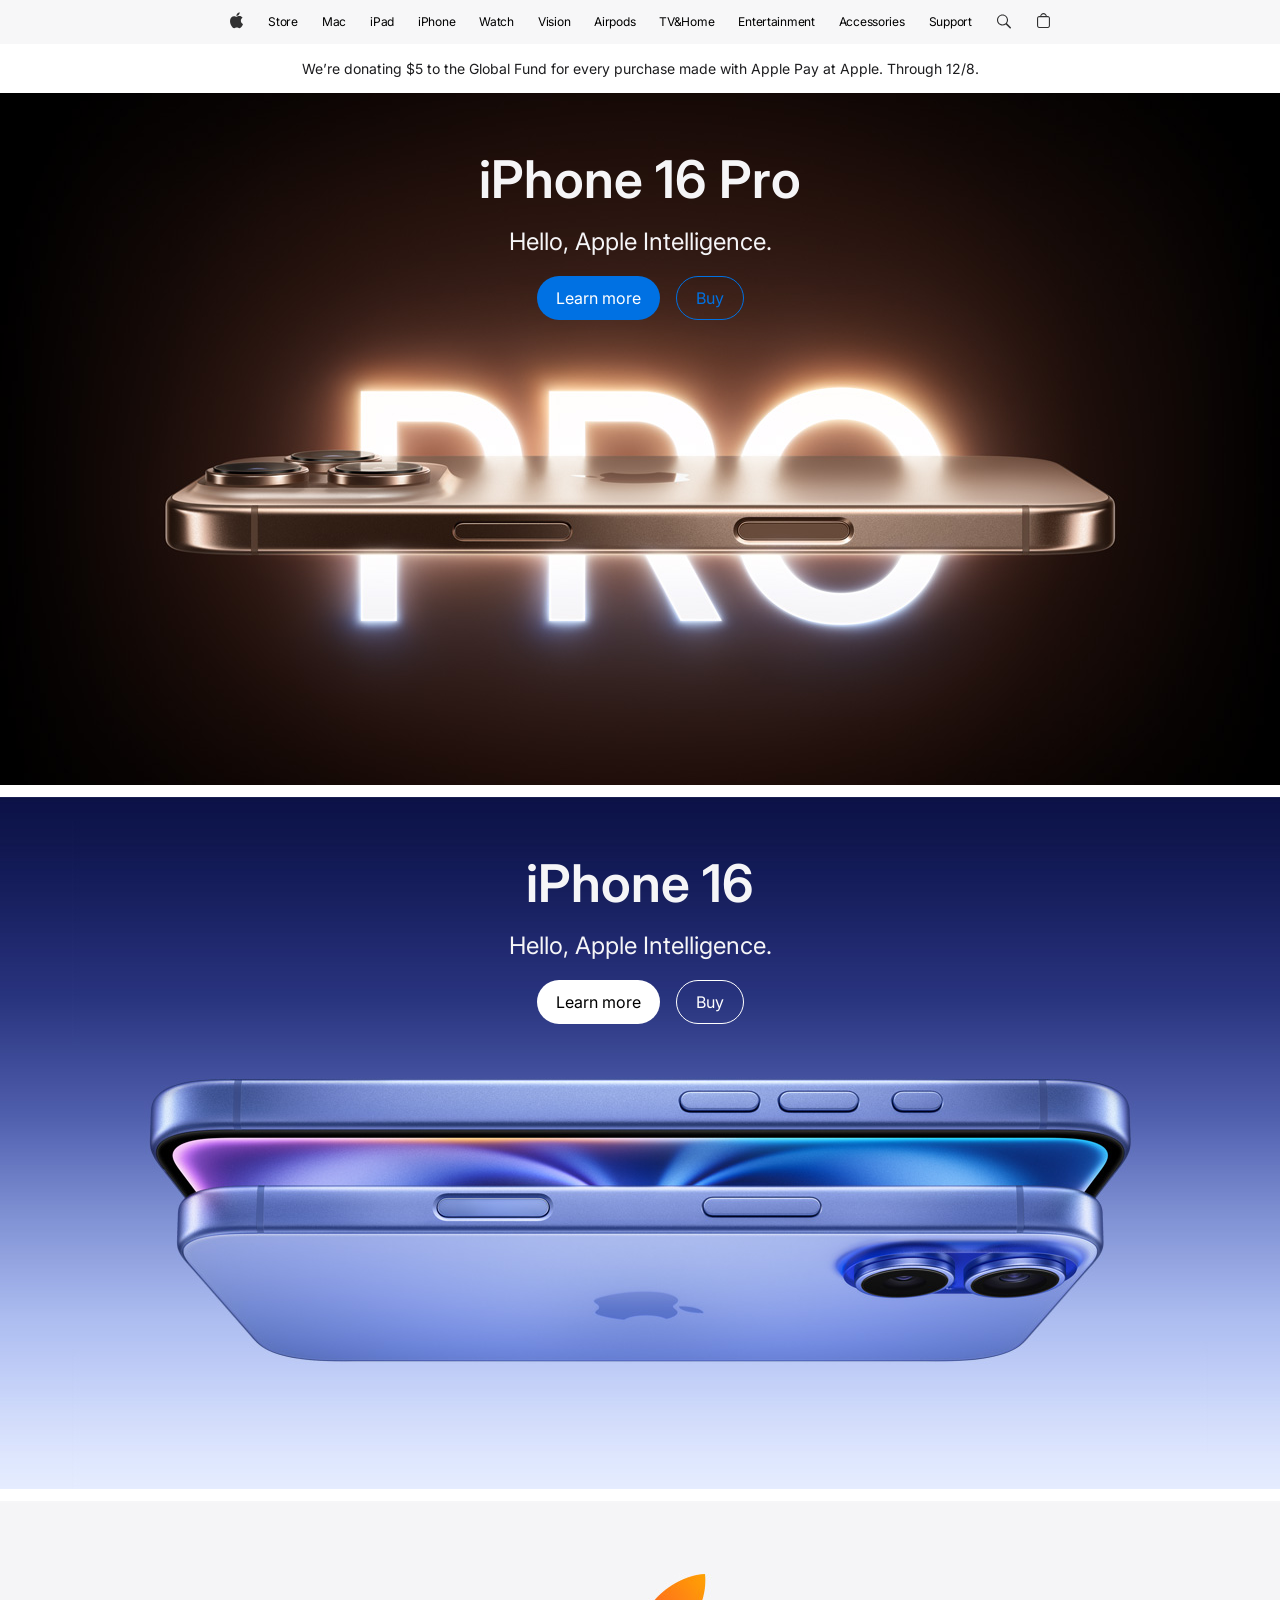
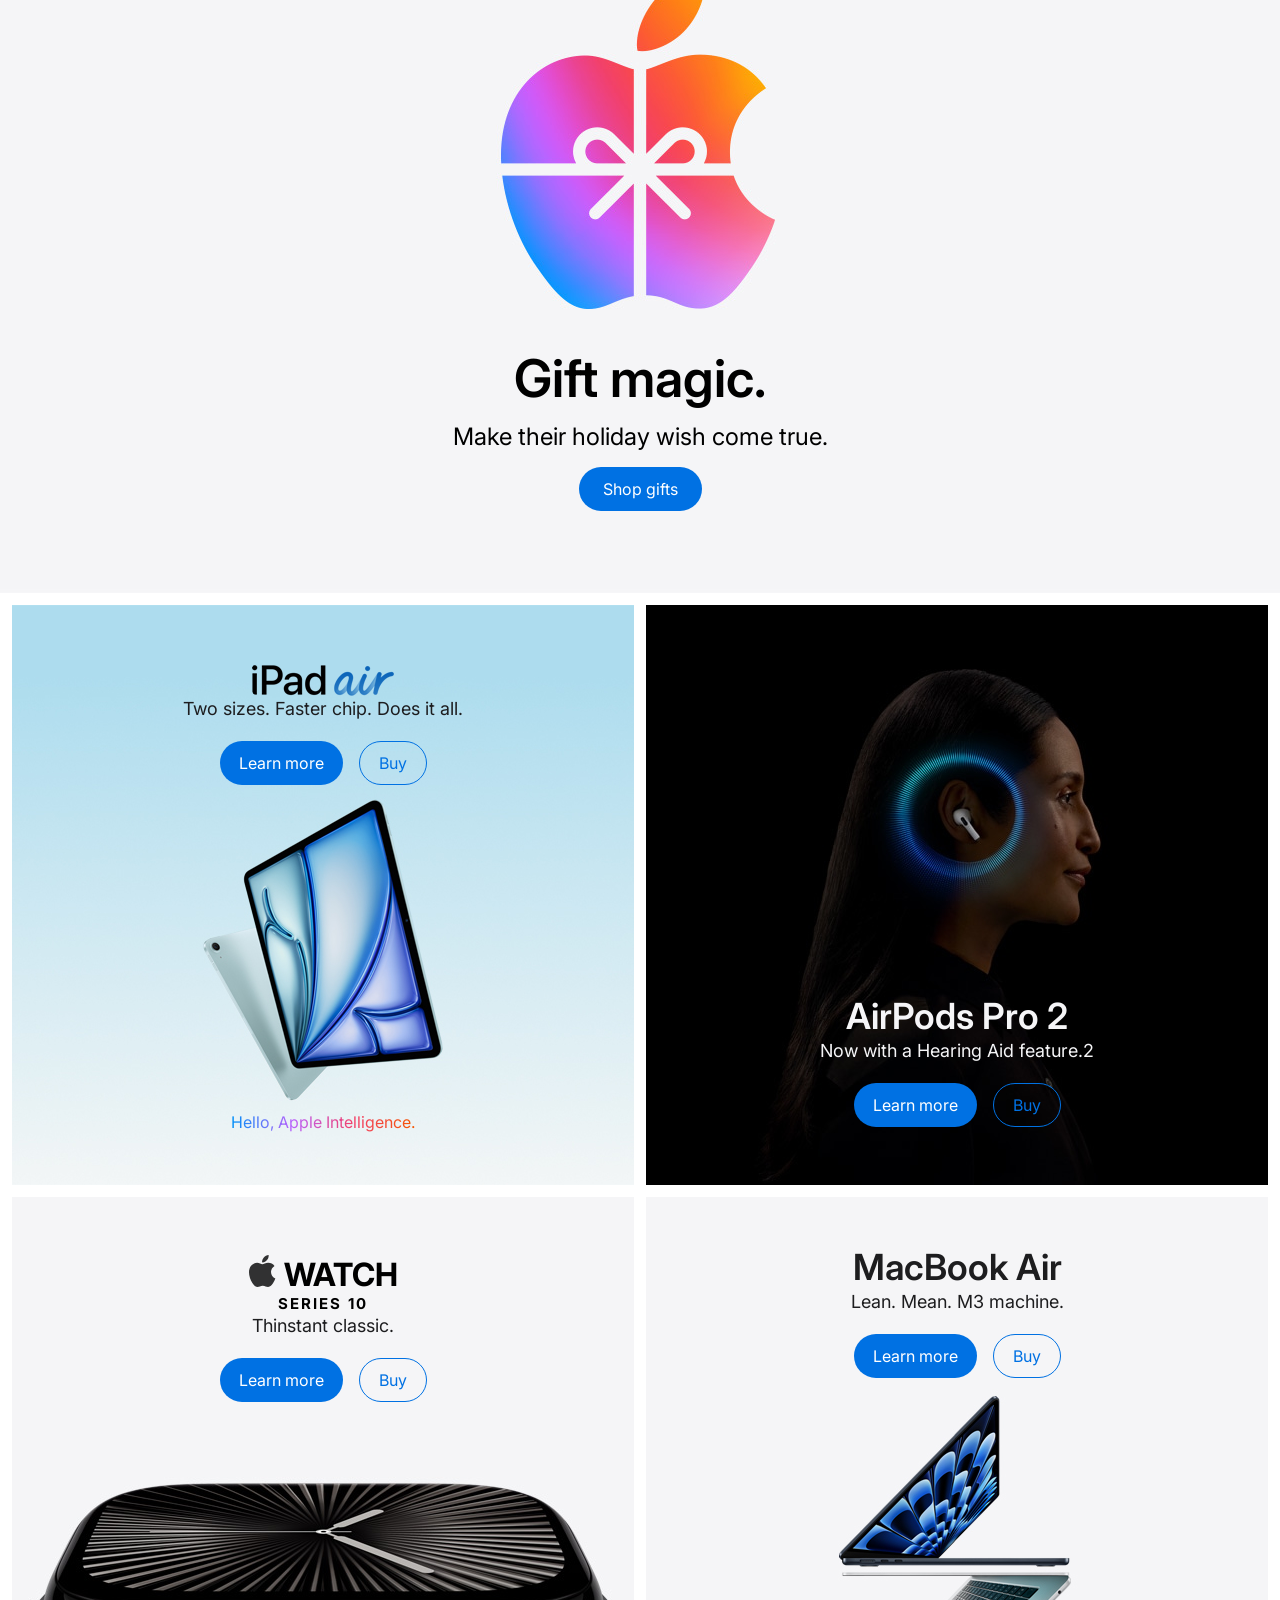
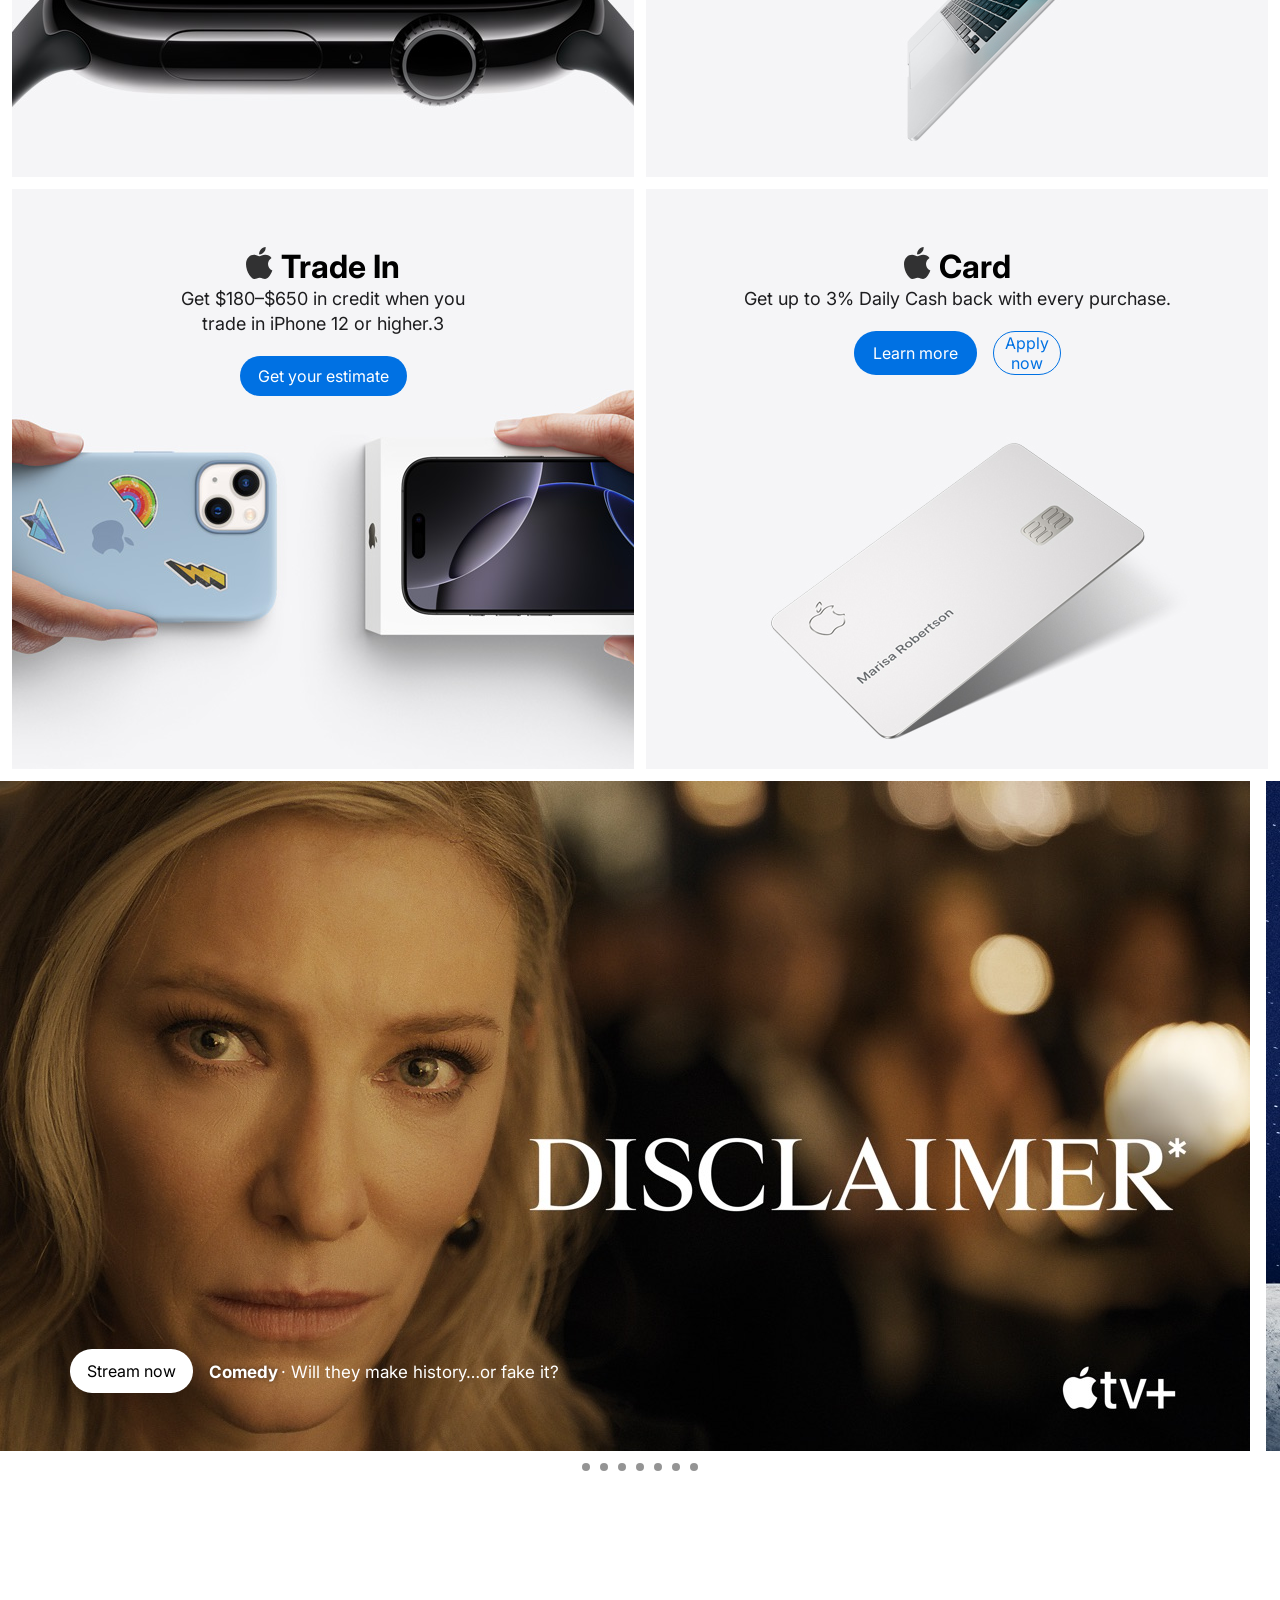
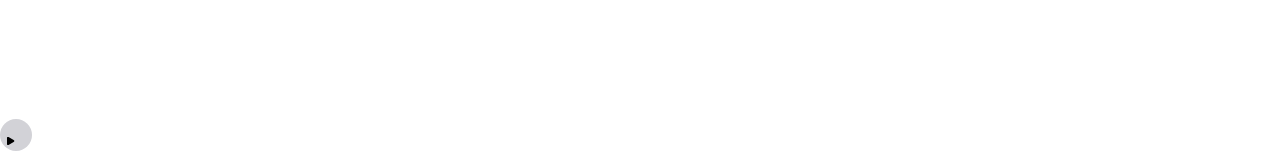
<file: index.html>
<!DOCTYPE html>
<html lang="en">
  <head>
    <meta charset="UTF-8" />
    <meta name="viewport" content="width=device-width, initial-scale=1.0" />
    <link rel="preconnect" href="https://fonts.googleapis.com" />
    <link rel="preconnect" href="https://fonts.gstatic.com" crossorigin />
    <link
      href="https://fonts.googleapis.com/css2?family=Inter:ital,opsz,wght@0,14..32,100..900;1,14..32,100..900&display=swap"
      rel="stylesheet"
    />
    <link rel="stylesheet" href="./style.css" />
    <link rel="stylesheet" href="./first.css" />
    <link rel="stylesheet" href="./second.css" />
    <link rel="stylesheet" href="./third.css" />
    <link rel="stylesheet" href="./fourth.css" />
    <link rel="stylesheet" href="./fifth.css" />
    <link rel="stylesheet" href="./sixth.css" />
    <link rel="stylesheet" href="./seventh.css" />
    <link rel="stylesheet" href="./eighth.css" />
    <title>Apple Web</title>
  </head>
  <body>
    <nav>
      <img src="./images/./apple.svg" alt="" />
      <a href="./index2.html">Store</a>
      <a href="">Mac</a>
      <a href="">iPad</a>
      <a href="">iPhone</a>
      <a href="">Watch</a>
      <a href="">Vision</a>
      <a href="">Airpods</a>
      <a href="">TV&Home</a>
      <a href="">Entertainment</a>
      <a href="">Accessories</a>
      <a href="">Support</a>
      <div>
        <img src="./images/search.svg" alt="" />
        <img src="./images/shop.svg" alt="" />
        <img class="menu" src="./images/SVG.svg" alt="" />
      </div>
    </nav>

    <header>
      <p>
        We’re donating $5 to the Global Fund for every
        <span class="phone_version">
          purchase made
          <span class="tablet_version"
            >with Apple Pay at Apple. Through
            <span class="phone_version"> 12/8. </span>
          </span>
        </span>
      </p>
    </header>
    <section class="first">
      <p class="iPhone">iPhone 16 Pro</p>
      <p class="text">Hello, Apple Intelligence.</p>
      <div class="buttons-container">
        <button class="primary-button">Learn more</button>
        <button class="secondary-button">Buy</button>
      </div>
    </section>
    <section class="second">
      <p class="iPhone">iPhone 16</p>
      <p class="text">Hello, Apple Intelligence.</p>
      <div class="buttons-container">
        <button class="primary-button neg">Learn more</button>
        <button class="secondary-button hoyr">Buy</button>
      </div>
    </section>
    <section class="third">
      <div class="descriptions">
        <div>
          <p class="gift">Gift magic.</p>
          <p class="wish">Make their holiday wish come true.</p>
          <button class="primary-button">Shop gifts</button>
        </div>
      </div>
      <div class="iPad-air1">
        <div class="ipad">
          <img src="./images/ipadair.png" alt="" />
          <p class="classic">Two sizes. Faster chip. Does it all.</p>
          <div class="buttons-container">
            <button class="primary-button">Learn more</button>
            <button class="secondary-button">Buy</button>
          </div>
        </div>
        <p>Hello, Apple Intelligence.</p>
      </div>
    </section>
    <section class="fourth">
      <div class="item iPad-air">
        <div class="ipad">
          <img src="./images/ipadair.png" alt="" />
          <p class="classic">Two sizes. Faster chip. Does it all.</p>
          <div class="buttons-container">
            <button class="primary-button">Learn more</button>
            <button class="secondary-button">Buy</button>
          </div>
        </div>
        <p>Hello, Apple Intelligence.</p>
      </div>
      <div class="tablet">
        <div class="item airpods4">
          <p class="airpod air">AirPods 4</p>
          <p class="classic black">
            Iconic. Now supersonic. Available with Active Noise Cancellation.2
          </p>
          <div class="buttons-container">
            <button class="primary-button">Learn more</button>
            <button class="secondary-button">Buy</button>
          </div>
        </div>
      </div>
      <div class="item airpods-pro2">
        <p class="airpod air">AirPods Pro 2</p>
        <p class="classic black">Now with a Hearing Aid feature.2</p>
        <div class="buttons-container">
          <button class="primary-button">Learn more</button>
          <button class="secondary-button">Buy</button>
        </div>
      </div>
      <div class="item apple-watch">
        <div class="applewatch">
          <svg
            xmlns="http://www.w3.org/2000/svg"
            width="27"
            height="32"
            viewBox="0 0 27 32"
            fill="none"
          >
            <path
              d="M25.5137 10.9076C24.4555 11.548 23.579 12.4433 22.9662 13.5098C22.3534 14.5762 22.0243 15.7789 22.0097 17.0053C22.0139 18.3855 22.4276 19.7343 23.1996 20.8844C23.9716 22.0346 25.068 22.9357 26.3529 23.476C25.8463 25.0917 25.0965 26.6228 24.1288 28.0179C22.7441 29.9883 21.2963 31.9584 19.0933 31.9584C16.8903 31.9584 16.3237 30.6933 13.7849 30.6933C11.3091 30.6933 10.4278 32 8.41356 32C6.3993 32 4.99369 30.1748 3.37802 27.935C1.24384 24.7972 0.0709201 21.1174 0 17.337C0 11.1151 4.09149 7.81756 8.1198 7.81756C10.26 7.81756 12.0435 9.20697 13.3863 9.20697C14.6662 9.20697 16.6595 7.73443 19.0933 7.73443C20.3446 7.70252 21.5847 7.97524 22.7043 8.5286C23.824 9.08195 24.7887 9.89895 25.5137 10.9076ZM17.9394 5.10059C19.0122 3.85308 19.6195 2.27946 19.6599 0.642594C19.6617 0.426807 19.6406 0.211429 19.5969 0C17.754 0.177946 16.0499 1.04617 14.834 2.4266C13.7508 3.6244 13.1206 5.156 13.0505 6.7611C13.0513 6.9563 13.0724 7.1509 13.1135 7.34184C13.2588 7.36899 13.4063 7.3829 13.5541 7.38341C14.4035 7.31661 15.2302 7.07979 15.984 6.68736C16.7379 6.29492 17.4031 5.75506 17.9394 5.10059Z"
              fill="black"
              fill-opacity="0.8"
            />
          </svg>
          <p>WATCH</p>
        </div>
        <p class="series">SERIES 10</p>
        <p class="classic">Thinstant classic.</p>
        <div class="buttons-container">
          <button class="primary-button">Learn more</button>
          <button class="secondary-button">Buy</button>
        </div>
      </div>
      <div class="item macbookair">
        <p class="air">MacBook Air</p>
        <p class="classic">Lean. Mean. M3 machine.</p>
        <div class="buttons-container">
          <button class="primary-button">Learn more</button>
          <button class="secondary-button">Buy</button>
        </div>
      </div>
      <div class="tablet">
        <div class="item small-business">
          <p class="air">Apple for Small Business</p>
          <p class="classic">
            Hardware, software, and expert help - all in one place.
          </p>
          <div class="buttons-container">
            <button class="primary-button">learn more</button>
          </div>
        </div>
      </div>
      <div class="tablet">
        <div class="item apple-deals">
          <p class="air deal-2">Carrier deals at Apple</p>
          <p class="classic">
            Get up to $1000 in credit on a new iPhone. Trade-in may be required.
          </p>
          <div class="buttons-container">
            <button class="primary-button gurav">Find your deal</button>
          </div>
        </div>
      </div>
      <div class="item trade-in">
        <div class="apple-tradein">
          <div class="applewatch">
            <svg
              xmlns="http://www.w3.org/2000/svg"
              width="27"
              height="32"
              viewBox="0 0 27 32"
              fill="none"
            >
              <path
                d="M25.5137 10.9076C24.4555 11.548 23.579 12.4433 22.9662 13.5098C22.3534 14.5762 22.0243 15.7789 22.0097 17.0053C22.0139 18.3855 22.4276 19.7343 23.1996 20.8844C23.9716 22.0346 25.068 22.9357 26.3529 23.476C25.8463 25.0917 25.0965 26.6228 24.1288 28.0179C22.7441 29.9883 21.2963 31.9584 19.0933 31.9584C16.8903 31.9584 16.3237 30.6933 13.7849 30.6933C11.3091 30.6933 10.4278 32 8.41356 32C6.3993 32 4.99369 30.1748 3.37802 27.935C1.24384 24.7972 0.0709201 21.1174 0 17.337C0 11.1151 4.09149 7.81756 8.1198 7.81756C10.26 7.81756 12.0435 9.20697 13.3863 9.20697C14.6662 9.20697 16.6595 7.73443 19.0933 7.73443C20.3446 7.70252 21.5847 7.97524 22.7043 8.5286C23.824 9.08195 24.7887 9.89895 25.5137 10.9076ZM17.9394 5.10059C19.0122 3.85308 19.6195 2.27946 19.6599 0.642594C19.6617 0.426807 19.6406 0.211429 19.5969 0C17.754 0.177946 16.0499 1.04617 14.834 2.4266C13.7508 3.6244 13.1206 5.156 13.0505 6.7611C13.0513 6.9563 13.0724 7.1509 13.1135 7.34184C13.2588 7.36899 13.4063 7.3829 13.5541 7.38341C14.4035 7.31661 15.2302 7.07979 15.984 6.68736C16.7379 6.29492 17.4031 5.75506 17.9394 5.10059Z"
                fill="black"
                fill-opacity="0.8"
              />
            </svg>
            <p>Trade In</p>
          </div>
          <p class="classic">
            Get $180–$650 in credit when you trade in iPhone 12 or higher.3
          </p>
          <div class="buttons-container">
            <button class="primary-button gurav">Get your estimate</button>
          </div>
        </div>
      </div>

      <div class="item card">
        <div class="applewatch">
          <svg
            xmlns="http://www.w3.org/2000/svg"
            width="27"
            height="32"
            viewBox="0 0 27 32"
            fill="none"
          >
            <path
              d="M25.5137 10.9076C24.4555 11.548 23.579 12.4433 22.9662 13.5098C22.3534 14.5762 22.0243 15.7789 22.0097 17.0053C22.0139 18.3855 22.4276 19.7343 23.1996 20.8844C23.9716 22.0346 25.068 22.9357 26.3529 23.476C25.8463 25.0917 25.0965 26.6228 24.1288 28.0179C22.7441 29.9883 21.2963 31.9584 19.0933 31.9584C16.8903 31.9584 16.3237 30.6933 13.7849 30.6933C11.3091 30.6933 10.4278 32 8.41356 32C6.3993 32 4.99369 30.1748 3.37802 27.935C1.24384 24.7972 0.0709201 21.1174 0 17.337C0 11.1151 4.09149 7.81756 8.1198 7.81756C10.26 7.81756 12.0435 9.20697 13.3863 9.20697C14.6662 9.20697 16.6595 7.73443 19.0933 7.73443C20.3446 7.70252 21.5847 7.97524 22.7043 8.5286C23.824 9.08195 24.7887 9.89895 25.5137 10.9076ZM17.9394 5.10059C19.0122 3.85308 19.6195 2.27946 19.6599 0.642594C19.6617 0.426807 19.6406 0.211429 19.5969 0C17.754 0.177946 16.0499 1.04617 14.834 2.4266C13.7508 3.6244 13.1206 5.156 13.0505 6.7611C13.0513 6.9563 13.0724 7.1509 13.1135 7.34184C13.2588 7.36899 13.4063 7.3829 13.5541 7.38341C14.4035 7.31661 15.2302 7.07979 15.984 6.68736C16.7379 6.29492 17.4031 5.75506 17.9394 5.10059Z"
              fill="black"
              fill-opacity="0.8"
            />
          </svg>
          <p>Card</p>
        </div>
        <p class="classic">Get up to 3% Daily Cash back with every purchase.</p>
        <div class="buttons-container">
          <button class="primary-button">Learn more</button>
          <button class="secondary-button">Apply now</button>
        </div>
      </div>
    </section>

    <section class="movies-container">
      <div class="movie dis" id="item1">
        <div class="buttons-container">
          <button class="primary-button neg">Stream now</button>
          <div class="movie-caption">
            <p class="primary-1">Comedy</p>
            <p class="secondary-1">· Will they make history…or fake it?</p>
          </div>
        </div>
      </div>
      <div class="movie fly" id="item2">
        <div class="buttons-container">
          <button class="primary-button neg">Stream now</button>
          <div class="movie-caption">
            <p class="primary-1">Comedy</p>
            <p class="secondary-1">· Will they make history…or fake it?</p>
          </div>
        </div>
      </div>
      <div class="movie shrink" id="item3">
        <div class="buttons-container">
          <button class="primary-button neg">Stream now</button>
          <div class="movie-caption">
            <p class="primary-1">Comedy</p>
            <p class="secondary-1">· Will they make history…or fake it?</p>
          </div>
        </div>
      </div>
      <div class="movie charlie" id="item4">
        <div class="buttons-container">
          <button class="primary-button neg">Stream now</button>
          <div class="movie-caption">
            <p class="primary-1">Comedy</p>
            <p class="secondary-1">· Will they make history…or fake it?</p>
          </div>
        </div>
      </div>
      <div class="movie bad" id="item5">
        <div class="buttons-container">
          <button class="primary-button neg">Stream now</button>
          <div class="movie-caption">
            <p class="primary-1">Comedy</p>
            <p class="secondary-1">· Will they make history…or fake it?</p>
          </div>
        </div>
      </div>
      <div class="movie foot" id="item6">
        <div class="buttons-container">
          <button class="primary-button neg">Stream now</button>
          <div class="movie-caption">
            <p class="primary-1">Comedy</p>
            <p class="secondary-1">· Will they make history…or fake it?</p>
          </div>
        </div>
      </div>
      <div class="movie last" id="item7">
        <div class="buttons-container">
          <button class="primary-button neg">Stream now</button>
          <div class="movie-caption">
            <p class="primary-1">Comedy</p>
            <p class="secondary-1">· Will they make history…or fake it?</p>
          </div>
        </div>
      </div>
    </section>
    <section class="sixth">
      <div class="bullets">
        <a class="bullet" href="#item1"></a>
        <a class="bullet" href="#item2"></a>
        <a class="bullet" href="#item3"></a>
        <a class="bullet" href="#item4"></a>
        <a class="bullet" href="#item5"></a>
        <a class="bullet" href="#item6"></a>
        <a class="bullet" href="#item7"></a>
      </div>
    </section>
    <section class="seventh">
      <div class="bottom">
        <div class="footer fitness1">
          <p>Improve Your Posture wicth Pilates</p>
          <svg
            xmlns="http://www.w3.org/2000/svg"
            width="78"
            height="14"
            viewBox="0 0 78 14"
            fill="none"
          >
            <path
              d="M13.6674 13.7509V1.06533H21.5885V2.76172H15.6364V6.77958H21.0867V8.44124H15.6364V13.7509H13.6674ZM22.9151 2.05851C22.9151 1.45253 23.4064 0.968096 24.0141 0.968096C24.6201 0.968096 25.1132 1.45253 25.1132 2.05851C25.1132 2.6558 24.6219 3.14892 24.0141 3.14892C23.4064 3.14892 22.9151 2.65754 22.9151 2.05851ZM23.0644 4.50325H24.9639V13.7509H23.0644V4.50325ZM29.6555 2.31375V4.50325H31.4126V6.00691H29.6555V11.1048C29.6555 11.9052 30.0062 12.2646 30.7806 12.2646C30.9733 12.2646 31.2824 12.2473 31.4039 12.2212V13.7249C31.1939 13.777 30.7719 13.8134 30.3483 13.8134C28.4765 13.8134 27.7455 13.1015 27.7455 11.3166V6.00691H26.3999V4.50325H27.7455V2.31375H29.6555ZM33.0066 4.50325H34.8176V6.05032H34.861C35.3628 4.99463 36.3473 4.34525 37.7711 4.34525C39.8112 4.34525 40.9798 5.64576 40.9798 7.76407V13.7509H39.0716V8.13391C39.0716 6.74485 38.4204 5.98087 37.1026 5.98087C35.7656 5.98087 34.9044 6.93064 34.9044 8.3631V13.7527H33.0048V4.50325H33.0066ZM50.5591 11.0336C50.2952 12.7213 48.696 13.9263 46.5777 13.9263C43.8621 13.9263 42.2178 12.0893 42.2178 9.1705C42.2178 6.2691 43.8881 4.33483 46.4996 4.33483C49.0658 4.33483 50.6667 6.14582 50.6667 8.94998V9.6011H44.1347V9.7157C44.1347 11.3235 45.1018 12.3879 46.6228 12.3879C47.7046 12.3879 48.505 11.8427 48.7585 11.0336H50.5591ZM44.1416 8.27455H48.7655C48.722 6.85945 47.8244 5.86627 46.4978 5.86627C45.1695 5.86627 44.2371 6.87681 44.1416 8.27455ZM55.5163 4.33657C57.6693 4.33657 59.0671 5.53289 59.1296 7.23797H57.3446C57.2387 6.34202 56.5807 5.77945 55.5163 5.77945C54.4884 5.77945 53.8025 6.28125 53.8025 7.01919C53.8025 7.59912 54.2245 7.995 55.2263 8.2242L56.73 8.56625C58.6208 9.00554 59.3414 9.74348 59.3414 11.0805C59.3414 12.7682 57.7683 13.928 55.5875 13.928C53.2747 13.928 51.8856 12.7942 51.7103 11.0353H53.5907C53.7661 12.0024 54.4259 12.4765 55.5857 12.4765C56.7282 12.4765 57.4315 12.0024 57.4315 11.2454C57.4315 10.6481 57.0894 10.2956 56.0771 10.0664L54.5735 9.7157C52.8146 9.31114 51.9447 8.46728 51.9447 7.12163C51.9481 5.47039 53.3893 4.33657 55.5163 4.33657ZM64.1041 4.33657C66.2572 4.33657 67.6549 5.53289 67.7175 7.23797H65.9325C65.8266 6.34202 65.1685 5.77945 64.1041 5.77945C63.0762 5.77945 62.3904 6.28125 62.3904 7.01919C62.3904 7.59912 62.8123 7.995 63.8142 8.2242L65.3178 8.56625C67.2087 9.00554 67.9293 9.74348 67.9293 11.0805C67.9293 12.7682 66.3562 13.928 64.1753 13.928C61.8626 13.928 60.4735 12.7942 60.2981 11.0353H62.1786C62.3539 12.0024 63.0137 12.4765 64.1736 12.4765C65.3161 12.4765 66.0193 12.0024 66.0193 11.2454C66.0193 10.6481 65.6773 10.2956 64.665 10.0664L63.1613 9.7157C61.4024 9.31114 60.5325 8.46728 60.5325 7.12163C60.5343 5.47039 61.9772 4.33657 64.1041 4.33657ZM74.3467 13.7631H72.6156V9.99525H69.0284V8.2815H72.6156V4.51541H74.3467V8.2815H77.9427V9.99525H74.3467V13.7631ZM7.63713 2.30507C8.11809 1.7234 8.44105 0.91427 8.3525 0.110352C7.66144 0.138133 6.82453 0.570478 6.32794 1.15215C5.88344 1.6661 5.49277 2.49085 5.59868 3.27914C6.36961 3.33818 7.1579 2.88674 7.63713 2.30507ZM8.33513 3.43194C7.20305 3.3486 6.24286 4.06396 5.70807 4.06396C5.1646 4.06396 4.32596 3.4493 3.4387 3.46667C2.27189 3.48403 1.1971 4.14557 0.594595 5.19084C-0.617359 7.29353 0.28553 10.4102 1.46623 12.117C2.04443 12.9505 2.73201 13.8916 3.63664 13.8568C4.50654 13.8221 4.83644 13.2943 5.88865 13.2943C6.94086 13.2943 7.23777 13.8568 8.15803 13.8412C9.09564 13.8238 9.68947 12.9904 10.2625 12.1518C10.9257 11.1846 11.1983 10.247 11.214 10.1967C11.1931 10.188 9.38735 9.49519 9.36998 7.41507C9.35435 5.67527 10.7903 4.8401 10.8545 4.79843C10.0385 3.59689 8.77963 3.46493 8.33513 3.43194Z"
              fill="black"
            />
          </svg>
        </div>
        <div class="footer music1">
          <img class="rnb-music1" src="./images/music.jpg" alt="" />
          <img
            class="la-music3"
            src="./images/3f358876755b6f08814f4be990e25386ca94c9f3.jpg"
            alt=""
          />
          <p class="rnb">R&B Now</p>
          <p class="la-music3">La Oficial</p>
          <svg
            xmlns="http://www.w3.org/2000/svg"
            width="59"
            height="14"
            viewBox="0 0 59 14"
            fill="none"
          >
            <path
              d="M24.7392 13.7617V4.40572H24.6783L20.8463 13.7617H19.3845L15.5403 4.40572H15.4794V13.7617H13.6817V1.04926H15.9632L20.0771 11.1795H20.1484L24.2537 1.04926H26.5438V13.7617H24.7392ZM36.4823 13.7617H34.6585V12.194H34.615C34.1034 13.3041 33.1619 13.9287 31.7436 13.9287C29.7267 13.9287 28.4929 12.6168 28.4929 10.4922V4.49272H30.3967V10.1216C30.3967 11.531 31.0667 12.2879 32.3788 12.2879C33.7536 12.2879 34.582 11.3361 34.582 9.89194V4.49272H36.4858L36.4823 13.7617ZM41.6978 4.32568C43.8557 4.32568 45.2566 5.52454 45.3192 7.23322H43.5303C43.4241 6.33538 42.7646 5.77162 41.6978 5.77162C40.6676 5.77162 39.9802 6.27448 39.9802 7.01398C39.9802 7.59514 40.4031 7.99186 41.4072 8.22154L42.9142 8.56432C44.8093 9.00454 45.5315 9.74404 45.5315 11.0838C45.5315 12.7751 43.9549 13.9374 41.7691 13.9374C39.4511 13.9374 38.059 12.8012 37.8832 11.0386H39.7696C39.9454 12.0078 40.6067 12.4828 41.7691 12.4828C42.9142 12.4828 43.619 12.0078 43.619 11.2491C43.619 10.6506 43.2762 10.2974 42.2616 10.0677L40.7546 9.7162C38.9917 9.31078 38.1199 8.46514 38.1199 7.11664C38.1199 5.4619 39.566 4.32568 41.6978 4.32568ZM46.8611 2.05324C46.8489 1.4425 47.3344 0.937898 47.9452 0.925718C48.5561 0.913538 49.0607 1.399 49.0729 2.00974C49.0851 2.62048 48.5996 3.12508 47.9888 3.13726C47.98 3.13726 47.9714 3.13726 47.9627 3.13726C47.3588 3.14074 46.8663 2.65702 46.8611 2.05324ZM47.0107 4.49272H48.9146V13.76H47.0107V4.49272ZM56.9475 7.68214C56.7543 6.69556 56.013 5.91082 54.7722 5.91082C53.3 5.91082 52.3324 7.13578 52.3324 9.12634C52.3324 11.1621 53.3104 12.3419 54.7913 12.3419C55.9625 12.3419 56.73 11.6981 56.9492 10.6245H58.7817C58.5781 12.5976 57.0014 13.9374 54.7722 13.9374C52.1201 13.9374 50.3938 12.1226 50.3938 9.12808C50.3938 6.18574 52.1201 4.32742 54.7548 4.32742C57.1424 4.32742 58.5955 5.86036 58.7643 7.68388L56.9475 7.68214ZM7.63787 2.28988C8.15298 1.67392 8.40879 0.882218 8.35136 0.0800781C7.5613 0.154898 6.83039 0.532478 6.31354 1.13452C5.87152 1.64434 5.48171 2.47606 5.58264 3.25906C6.36401 3.32692 7.14538 2.86756 7.63787 2.28988ZM8.34092 3.41044C7.20629 3.34258 6.24045 4.05424 5.69924 4.05424C5.15629 4.05424 4.32619 3.4435 3.42997 3.4609C2.24139 3.49048 1.15896 4.1482 0.584683 5.18872C-0.635224 7.29064 0.262739 10.4087 1.44958 12.1191C2.0256 12.9665 2.71995 13.8992 3.63358 13.8644C4.49848 13.8313 4.83608 13.3041 5.88719 13.3041C6.93655 13.3041 7.24109 13.8644 8.15646 13.847C9.10489 13.8296 9.69831 12.9996 10.2743 12.1522C10.6833 11.5519 11.0017 10.8959 11.2228 10.2034C11.2054 10.186 9.39377 9.49174 9.37636 7.40722C9.35896 5.662 10.7999 4.83202 10.866 4.77982C10.0533 3.58096 8.78294 3.44524 8.34092 3.41044Z"
              fill="black"
            />
          </svg>
        </div>
        <div class="footer basketball">
          <p>NBA 2K25 Arcade Edition</p>
          <svg
            xmlns="http://www.w3.org/2000/svg"
            width="68"
            height="15"
            viewBox="0 0 68 15"
            fill="none"
          >
            <path
              d="M20.71 11.291H15.8199L14.647 14.7596H12.5751L17.207 1.92843H19.358L23.9899 14.7596H21.8829L20.71 11.291ZM16.3273 9.69105H20.2025L18.2904 4.06227H18.2377L16.3273 9.69105ZM25.0821 5.40405H26.9134V6.99521H26.9573C27.2681 5.90106 28.1039 5.25301 29.2066 5.25301C29.4823 5.25301 29.7228 5.29691 29.865 5.32501V7.11288C29.714 7.05141 29.3769 7.00575 29.0029 7.00575C27.7668 7.00575 27.003 7.83294 27.003 9.15715V14.7596H25.0821V5.40405ZM36.8885 8.62325C36.6936 7.62746 35.9456 6.83539 34.6937 6.83539C33.2082 6.83539 32.2319 8.07179 32.2319 10.0809C32.2319 12.1358 33.2187 13.3265 34.713 13.3265C35.8947 13.3265 36.669 12.6767 36.8902 11.5931H38.7392C38.5337 13.5847 36.9429 14.937 34.6937 14.937C32.0177 14.937 30.2759 13.1052 30.2759 10.0827C30.2759 7.11288 32.0177 5.2372 34.6761 5.2372C37.0851 5.2372 38.5513 6.78446 38.7216 8.62501L36.8885 8.62325ZM39.726 12.1006C39.726 10.4638 40.9796 9.45923 43.2026 9.33453L45.7626 9.1835V8.46343C45.7626 7.42373 45.0603 6.80026 43.8874 6.80026C42.7759 6.80026 42.0823 7.33416 41.9138 8.17014H40.1C40.2071 6.48063 41.6469 5.23545 43.9576 5.23545C46.2244 5.23545 47.673 6.43496 47.673 8.3124V14.7596H45.8329V13.2211H45.789C45.2464 14.2608 44.0647 14.9194 42.8373 14.9194C41.006 14.9194 39.726 13.7814 39.726 12.1006ZM45.7626 11.2559V10.5182L43.4607 10.6605C42.3141 10.7413 41.6644 11.2471 41.6644 12.0479C41.6644 12.8664 42.3404 13.4003 43.3711 13.4003C44.7126 13.3985 45.7626 12.4747 45.7626 11.2559ZM49.0233 10.0827C49.0233 7.13044 50.5877 5.25476 52.9353 5.25476C54.2768 5.25476 55.3444 5.93092 55.8694 6.96184H55.9045V1.92843H57.8342V14.7596H55.9659V13.1684H55.9308C55.3795 14.2345 54.3137 14.9194 52.9529 14.9194C50.5877 14.9194 49.0233 13.0332 49.0233 10.0827ZM50.9881 10.0827C50.9881 12.0567 51.9397 13.2931 53.4603 13.2931C54.9352 13.2931 55.922 12.0392 55.922 10.0827C55.922 8.1438 54.9352 6.87227 53.4603 6.87227C51.9397 6.87227 50.9881 8.11745 50.9881 10.0827ZM67.653 12.0111C67.3861 13.7181 65.7689 14.937 63.6268 14.937C60.8806 14.937 59.2178 13.0789 59.2178 10.1266C59.2178 7.19191 60.9069 5.23545 63.5477 5.23545C66.1429 5.23545 67.7618 7.06721 67.7618 9.90356V10.5622H61.1563V10.6781C61.1563 12.3044 62.1343 13.3809 63.6724 13.3809C64.7663 13.3809 65.574 12.8295 65.8321 12.0111C65.8304 12.0111 67.653 12.0111 67.653 12.0111ZM61.1633 9.21862H65.8391C65.7952 7.78728 64.8875 6.7827 63.546 6.7827C62.2045 6.7827 61.2616 7.80484 61.1633 9.21862ZM7.72712 3.18063C8.20647 2.58 8.53306 1.77388 8.44703 0.950195C7.74468 0.98532 6.88782 1.41385 6.39091 2.01448C5.94492 2.52906 5.55161 3.36855 5.65345 4.15886C6.44183 4.22736 7.23021 3.76371 7.72712 3.18063ZM8.43825 4.31166C7.29342 4.24316 6.31892 4.96147 5.77285 4.96147C5.22502 4.96147 4.38747 4.34503 3.4832 4.36259C2.30502 4.38015 1.21112 5.04577 0.612367 6.10655C-0.618492 8.2281 0.287533 11.3753 1.48503 13.1017C2.06622 13.957 2.76681 14.8983 3.68864 14.8632C4.5613 14.8298 4.90194 14.2977 5.96248 14.2977C7.02127 14.2977 7.32854 14.8632 8.25213 14.8456C9.20907 14.8281 9.80782 13.9904 10.389 13.1351C11.0562 12.1603 11.3284 11.219 11.346 11.1681C11.3284 11.1505 9.50054 10.4498 9.48298 8.34576C9.46543 6.58425 10.9193 5.74651 10.986 5.69383C10.1643 4.48377 8.88248 4.34678 8.43825 4.31166Z"
              fill="black"
            />
          </svg>
        </div>
        <div class="footer fitness2">
          <p>Strength with Kim</p>
          <svg
            xmlns="http://www.w3.org/2000/svg"
            width="78"
            height="14"
            viewBox="0 0 78 14"
            fill="none"
          >
            <path
              d="M13.6674 13.7509V1.06533H21.5885V2.76172H15.6364V6.77958H21.0867V8.44124H15.6364V13.7509H13.6674ZM22.9151 2.05851C22.9151 1.45253 23.4064 0.968096 24.0141 0.968096C24.6201 0.968096 25.1132 1.45253 25.1132 2.05851C25.1132 2.6558 24.6219 3.14892 24.0141 3.14892C23.4064 3.14892 22.9151 2.65754 22.9151 2.05851ZM23.0644 4.50325H24.9639V13.7509H23.0644V4.50325ZM29.6555 2.31375V4.50325H31.4126V6.00691H29.6555V11.1048C29.6555 11.9052 30.0062 12.2646 30.7806 12.2646C30.9733 12.2646 31.2824 12.2473 31.4039 12.2212V13.7249C31.1939 13.777 30.7719 13.8134 30.3483 13.8134C28.4765 13.8134 27.7455 13.1015 27.7455 11.3166V6.00691H26.3999V4.50325H27.7455V2.31375H29.6555ZM33.0066 4.50325H34.8176V6.05032H34.861C35.3628 4.99463 36.3473 4.34525 37.7711 4.34525C39.8112 4.34525 40.9798 5.64576 40.9798 7.76407V13.7509H39.0716V8.13391C39.0716 6.74485 38.4204 5.98087 37.1026 5.98087C35.7656 5.98087 34.9044 6.93064 34.9044 8.3631V13.7527H33.0048V4.50325H33.0066ZM50.5591 11.0336C50.2952 12.7213 48.696 13.9263 46.5777 13.9263C43.8621 13.9263 42.2178 12.0893 42.2178 9.1705C42.2178 6.2691 43.8881 4.33483 46.4996 4.33483C49.0658 4.33483 50.6667 6.14582 50.6667 8.94998V9.6011H44.1347V9.7157C44.1347 11.3235 45.1018 12.3879 46.6228 12.3879C47.7046 12.3879 48.505 11.8427 48.7585 11.0336H50.5591ZM44.1416 8.27455H48.7655C48.722 6.85945 47.8244 5.86627 46.4978 5.86627C45.1695 5.86627 44.2371 6.87681 44.1416 8.27455ZM55.5163 4.33657C57.6693 4.33657 59.0671 5.53289 59.1296 7.23797H57.3446C57.2387 6.34202 56.5807 5.77945 55.5163 5.77945C54.4884 5.77945 53.8025 6.28125 53.8025 7.01919C53.8025 7.59912 54.2245 7.995 55.2263 8.2242L56.73 8.56625C58.6208 9.00554 59.3414 9.74348 59.3414 11.0805C59.3414 12.7682 57.7683 13.928 55.5875 13.928C53.2747 13.928 51.8856 12.7942 51.7103 11.0353H53.5907C53.7661 12.0024 54.4259 12.4765 55.5857 12.4765C56.7282 12.4765 57.4315 12.0024 57.4315 11.2454C57.4315 10.6481 57.0894 10.2956 56.0771 10.0664L54.5735 9.7157C52.8146 9.31114 51.9447 8.46728 51.9447 7.12163C51.9481 5.47039 53.3893 4.33657 55.5163 4.33657ZM64.1041 4.33657C66.2572 4.33657 67.6549 5.53289 67.7175 7.23797H65.9325C65.8266 6.34202 65.1685 5.77945 64.1041 5.77945C63.0762 5.77945 62.3904 6.28125 62.3904 7.01919C62.3904 7.59912 62.8123 7.995 63.8142 8.2242L65.3178 8.56625C67.2087 9.00554 67.9293 9.74348 67.9293 11.0805C67.9293 12.7682 66.3562 13.928 64.1753 13.928C61.8626 13.928 60.4735 12.7942 60.2981 11.0353H62.1786C62.3539 12.0024 63.0137 12.4765 64.1736 12.4765C65.3161 12.4765 66.0193 12.0024 66.0193 11.2454C66.0193 10.6481 65.6773 10.2956 64.665 10.0664L63.1613 9.7157C61.4024 9.31114 60.5325 8.46728 60.5325 7.12163C60.5343 5.47039 61.9772 4.33657 64.1041 4.33657ZM74.3467 13.7631H72.6156V9.99525H69.0284V8.2815H72.6156V4.51541H74.3467V8.2815H77.9427V9.99525H74.3467V13.7631ZM7.63713 2.30507C8.11809 1.7234 8.44105 0.91427 8.3525 0.110352C7.66144 0.138133 6.82453 0.570478 6.32794 1.15215C5.88344 1.6661 5.49277 2.49085 5.59868 3.27914C6.36961 3.33818 7.1579 2.88674 7.63713 2.30507ZM8.33513 3.43194C7.20305 3.3486 6.24286 4.06396 5.70807 4.06396C5.1646 4.06396 4.32596 3.4493 3.4387 3.46667C2.27189 3.48403 1.1971 4.14557 0.594595 5.19084C-0.617359 7.29353 0.28553 10.4102 1.46623 12.117C2.04443 12.9505 2.73201 13.8916 3.63664 13.8568C4.50654 13.8221 4.83644 13.2943 5.88865 13.2943C6.94086 13.2943 7.23777 13.8568 8.15803 13.8412C9.09564 13.8238 9.68947 12.9904 10.2625 12.1518C10.9257 11.1846 11.1983 10.247 11.214 10.1967C11.1931 10.188 9.38735 9.49519 9.36998 7.41507C9.35435 5.67527 10.7903 4.8401 10.8545 4.79843C10.0385 3.59689 8.77963 3.46493 8.33513 3.43194Z"
              fill="black"
            />
          </svg>
        </div>
        <div class="footer music2">
          <img src="./images/musicplus.jpg" alt="" />
          <svg
            xmlns="http://www.w3.org/2000/svg"
            width="59"
            height="14"
            viewBox="0 0 59 14"
            fill="none"
          >
            <path
              d="M24.7392 13.7617V4.40572H24.6783L20.8463 13.7617H19.3845L15.5403 4.40572H15.4794V13.7617H13.6817V1.04926H15.9632L20.0771 11.1795H20.1484L24.2537 1.04926H26.5438V13.7617H24.7392ZM36.4823 13.7617H34.6585V12.194H34.615C34.1034 13.3041 33.1619 13.9287 31.7436 13.9287C29.7267 13.9287 28.4929 12.6168 28.4929 10.4922V4.49272H30.3967V10.1216C30.3967 11.531 31.0667 12.2879 32.3788 12.2879C33.7536 12.2879 34.582 11.3361 34.582 9.89194V4.49272H36.4858L36.4823 13.7617ZM41.6978 4.32568C43.8557 4.32568 45.2566 5.52454 45.3192 7.23322H43.5303C43.4241 6.33538 42.7646 5.77162 41.6978 5.77162C40.6676 5.77162 39.9802 6.27448 39.9802 7.01398C39.9802 7.59514 40.4031 7.99186 41.4072 8.22154L42.9142 8.56432C44.8093 9.00454 45.5315 9.74404 45.5315 11.0838C45.5315 12.7751 43.9549 13.9374 41.7691 13.9374C39.4511 13.9374 38.059 12.8012 37.8832 11.0386H39.7696C39.9454 12.0078 40.6067 12.4828 41.7691 12.4828C42.9142 12.4828 43.619 12.0078 43.619 11.2491C43.619 10.6506 43.2762 10.2974 42.2616 10.0677L40.7546 9.7162C38.9917 9.31078 38.1199 8.46514 38.1199 7.11664C38.1199 5.4619 39.566 4.32568 41.6978 4.32568ZM46.8611 2.05324C46.8489 1.4425 47.3344 0.937898 47.9452 0.925718C48.5561 0.913538 49.0607 1.399 49.0729 2.00974C49.0851 2.62048 48.5996 3.12508 47.9888 3.13726C47.98 3.13726 47.9714 3.13726 47.9627 3.13726C47.3588 3.14074 46.8663 2.65702 46.8611 2.05324ZM47.0107 4.49272H48.9146V13.76H47.0107V4.49272ZM56.9475 7.68214C56.7543 6.69556 56.013 5.91082 54.7722 5.91082C53.3 5.91082 52.3324 7.13578 52.3324 9.12634C52.3324 11.1621 53.3104 12.3419 54.7913 12.3419C55.9625 12.3419 56.73 11.6981 56.9492 10.6245H58.7817C58.5781 12.5976 57.0014 13.9374 54.7722 13.9374C52.1201 13.9374 50.3938 12.1226 50.3938 9.12808C50.3938 6.18574 52.1201 4.32742 54.7548 4.32742C57.1424 4.32742 58.5955 5.86036 58.7643 7.68388L56.9475 7.68214ZM7.63787 2.28988C8.15298 1.67392 8.40879 0.882218 8.35136 0.0800781C7.5613 0.154898 6.83039 0.532478 6.31354 1.13452C5.87152 1.64434 5.48171 2.47606 5.58264 3.25906C6.36401 3.32692 7.14538 2.86756 7.63787 2.28988ZM8.34092 3.41044C7.20629 3.34258 6.24045 4.05424 5.69924 4.05424C5.15629 4.05424 4.32619 3.4435 3.42997 3.4609C2.24139 3.49048 1.15896 4.1482 0.584683 5.18872C-0.635224 7.29064 0.262739 10.4087 1.44958 12.1191C2.0256 12.9665 2.71995 13.8992 3.63358 13.8644C4.49848 13.8313 4.83608 13.3041 5.88719 13.3041C6.93655 13.3041 7.24109 13.8644 8.15646 13.847C9.10489 13.8296 9.69831 12.9996 10.2743 12.1522C10.6833 11.5519 11.0017 10.8959 11.2228 10.2034C11.2054 10.186 9.39377 9.49174 9.37636 7.40722C9.35896 5.662 10.7999 4.83202 10.866 4.77982C10.0533 3.58096 8.78294 3.44524 8.34092 3.41044Z"
              fill="black"
            />
          </svg>
        </div>
        <div class="footer fitness1">
          <p>Improve Your Posture wicth Pilates</p>
          <svg
            xmlns="http://www.w3.org/2000/svg"
            width="78"
            height="14"
            viewBox="0 0 78 14"
            fill="none"
          >
            <path
              d="M13.6674 13.7509V1.06533H21.5885V2.76172H15.6364V6.77958H21.0867V8.44124H15.6364V13.7509H13.6674ZM22.9151 2.05851C22.9151 1.45253 23.4064 0.968096 24.0141 0.968096C24.6201 0.968096 25.1132 1.45253 25.1132 2.05851C25.1132 2.6558 24.6219 3.14892 24.0141 3.14892C23.4064 3.14892 22.9151 2.65754 22.9151 2.05851ZM23.0644 4.50325H24.9639V13.7509H23.0644V4.50325ZM29.6555 2.31375V4.50325H31.4126V6.00691H29.6555V11.1048C29.6555 11.9052 30.0062 12.2646 30.7806 12.2646C30.9733 12.2646 31.2824 12.2473 31.4039 12.2212V13.7249C31.1939 13.777 30.7719 13.8134 30.3483 13.8134C28.4765 13.8134 27.7455 13.1015 27.7455 11.3166V6.00691H26.3999V4.50325H27.7455V2.31375H29.6555ZM33.0066 4.50325H34.8176V6.05032H34.861C35.3628 4.99463 36.3473 4.34525 37.7711 4.34525C39.8112 4.34525 40.9798 5.64576 40.9798 7.76407V13.7509H39.0716V8.13391C39.0716 6.74485 38.4204 5.98087 37.1026 5.98087C35.7656 5.98087 34.9044 6.93064 34.9044 8.3631V13.7527H33.0048V4.50325H33.0066ZM50.5591 11.0336C50.2952 12.7213 48.696 13.9263 46.5777 13.9263C43.8621 13.9263 42.2178 12.0893 42.2178 9.1705C42.2178 6.2691 43.8881 4.33483 46.4996 4.33483C49.0658 4.33483 50.6667 6.14582 50.6667 8.94998V9.6011H44.1347V9.7157C44.1347 11.3235 45.1018 12.3879 46.6228 12.3879C47.7046 12.3879 48.505 11.8427 48.7585 11.0336H50.5591ZM44.1416 8.27455H48.7655C48.722 6.85945 47.8244 5.86627 46.4978 5.86627C45.1695 5.86627 44.2371 6.87681 44.1416 8.27455ZM55.5163 4.33657C57.6693 4.33657 59.0671 5.53289 59.1296 7.23797H57.3446C57.2387 6.34202 56.5807 5.77945 55.5163 5.77945C54.4884 5.77945 53.8025 6.28125 53.8025 7.01919C53.8025 7.59912 54.2245 7.995 55.2263 8.2242L56.73 8.56625C58.6208 9.00554 59.3414 9.74348 59.3414 11.0805C59.3414 12.7682 57.7683 13.928 55.5875 13.928C53.2747 13.928 51.8856 12.7942 51.7103 11.0353H53.5907C53.7661 12.0024 54.4259 12.4765 55.5857 12.4765C56.7282 12.4765 57.4315 12.0024 57.4315 11.2454C57.4315 10.6481 57.0894 10.2956 56.0771 10.0664L54.5735 9.7157C52.8146 9.31114 51.9447 8.46728 51.9447 7.12163C51.9481 5.47039 53.3893 4.33657 55.5163 4.33657ZM64.1041 4.33657C66.2572 4.33657 67.6549 5.53289 67.7175 7.23797H65.9325C65.8266 6.34202 65.1685 5.77945 64.1041 5.77945C63.0762 5.77945 62.3904 6.28125 62.3904 7.01919C62.3904 7.59912 62.8123 7.995 63.8142 8.2242L65.3178 8.56625C67.2087 9.00554 67.9293 9.74348 67.9293 11.0805C67.9293 12.7682 66.3562 13.928 64.1753 13.928C61.8626 13.928 60.4735 12.7942 60.2981 11.0353H62.1786C62.3539 12.0024 63.0137 12.4765 64.1736 12.4765C65.3161 12.4765 66.0193 12.0024 66.0193 11.2454C66.0193 10.6481 65.6773 10.2956 64.665 10.0664L63.1613 9.7157C61.4024 9.31114 60.5325 8.46728 60.5325 7.12163C60.5343 5.47039 61.9772 4.33657 64.1041 4.33657ZM74.3467 13.7631H72.6156V9.99525H69.0284V8.2815H72.6156V4.51541H74.3467V8.2815H77.9427V9.99525H74.3467V13.7631ZM7.63713 2.30507C8.11809 1.7234 8.44105 0.91427 8.3525 0.110352C7.66144 0.138133 6.82453 0.570478 6.32794 1.15215C5.88344 1.6661 5.49277 2.49085 5.59868 3.27914C6.36961 3.33818 7.1579 2.88674 7.63713 2.30507ZM8.33513 3.43194C7.20305 3.3486 6.24286 4.06396 5.70807 4.06396C5.1646 4.06396 4.32596 3.4493 3.4387 3.46667C2.27189 3.48403 1.1971 4.14557 0.594595 5.19084C-0.617359 7.29353 0.28553 10.4102 1.46623 12.117C2.04443 12.9505 2.73201 13.8916 3.63664 13.8568C4.50654 13.8221 4.83644 13.2943 5.88865 13.2943C6.94086 13.2943 7.23777 13.8568 8.15803 13.8412C9.09564 13.8238 9.68947 12.9904 10.2625 12.1518C10.9257 11.1846 11.1983 10.247 11.214 10.1967C11.1931 10.188 9.38735 9.49519 9.36998 7.41507C9.35435 5.67527 10.7903 4.8401 10.8545 4.79843C10.0385 3.59689 8.77963 3.46493 8.33513 3.43194Z"
              fill="black"
            />
          </svg>
        </div>
        <div class="footer music1">
          <img class="rnb-music1" src="./images/music.jpg" alt="" />

          <p class="rnb">R&B Now</p>

          <svg
            xmlns="http://www.w3.org/2000/svg"
            width="59"
            height="14"
            viewBox="0 0 59 14"
            fill="none"
          >
            <path
              d="M24.7392 13.7617V4.40572H24.6783L20.8463 13.7617H19.3845L15.5403 4.40572H15.4794V13.7617H13.6817V1.04926H15.9632L20.0771 11.1795H20.1484L24.2537 1.04926H26.5438V13.7617H24.7392ZM36.4823 13.7617H34.6585V12.194H34.615C34.1034 13.3041 33.1619 13.9287 31.7436 13.9287C29.7267 13.9287 28.4929 12.6168 28.4929 10.4922V4.49272H30.3967V10.1216C30.3967 11.531 31.0667 12.2879 32.3788 12.2879C33.7536 12.2879 34.582 11.3361 34.582 9.89194V4.49272H36.4858L36.4823 13.7617ZM41.6978 4.32568C43.8557 4.32568 45.2566 5.52454 45.3192 7.23322H43.5303C43.4241 6.33538 42.7646 5.77162 41.6978 5.77162C40.6676 5.77162 39.9802 6.27448 39.9802 7.01398C39.9802 7.59514 40.4031 7.99186 41.4072 8.22154L42.9142 8.56432C44.8093 9.00454 45.5315 9.74404 45.5315 11.0838C45.5315 12.7751 43.9549 13.9374 41.7691 13.9374C39.4511 13.9374 38.059 12.8012 37.8832 11.0386H39.7696C39.9454 12.0078 40.6067 12.4828 41.7691 12.4828C42.9142 12.4828 43.619 12.0078 43.619 11.2491C43.619 10.6506 43.2762 10.2974 42.2616 10.0677L40.7546 9.7162C38.9917 9.31078 38.1199 8.46514 38.1199 7.11664C38.1199 5.4619 39.566 4.32568 41.6978 4.32568ZM46.8611 2.05324C46.8489 1.4425 47.3344 0.937898 47.9452 0.925718C48.5561 0.913538 49.0607 1.399 49.0729 2.00974C49.0851 2.62048 48.5996 3.12508 47.9888 3.13726C47.98 3.13726 47.9714 3.13726 47.9627 3.13726C47.3588 3.14074 46.8663 2.65702 46.8611 2.05324ZM47.0107 4.49272H48.9146V13.76H47.0107V4.49272ZM56.9475 7.68214C56.7543 6.69556 56.013 5.91082 54.7722 5.91082C53.3 5.91082 52.3324 7.13578 52.3324 9.12634C52.3324 11.1621 53.3104 12.3419 54.7913 12.3419C55.9625 12.3419 56.73 11.6981 56.9492 10.6245H58.7817C58.5781 12.5976 57.0014 13.9374 54.7722 13.9374C52.1201 13.9374 50.3938 12.1226 50.3938 9.12808C50.3938 6.18574 52.1201 4.32742 54.7548 4.32742C57.1424 4.32742 58.5955 5.86036 58.7643 7.68388L56.9475 7.68214ZM7.63787 2.28988C8.15298 1.67392 8.40879 0.882218 8.35136 0.0800781C7.5613 0.154898 6.83039 0.532478 6.31354 1.13452C5.87152 1.64434 5.48171 2.47606 5.58264 3.25906C6.36401 3.32692 7.14538 2.86756 7.63787 2.28988ZM8.34092 3.41044C7.20629 3.34258 6.24045 4.05424 5.69924 4.05424C5.15629 4.05424 4.32619 3.4435 3.42997 3.4609C2.24139 3.49048 1.15896 4.1482 0.584683 5.18872C-0.635224 7.29064 0.262739 10.4087 1.44958 12.1191C2.0256 12.9665 2.71995 13.8992 3.63358 13.8644C4.49848 13.8313 4.83608 13.3041 5.88719 13.3041C6.93655 13.3041 7.24109 13.8644 8.15646 13.847C9.10489 13.8296 9.69831 12.9996 10.2743 12.1522C10.6833 11.5519 11.0017 10.8959 11.2228 10.2034C11.2054 10.186 9.39377 9.49174 9.37636 7.40722C9.35896 5.662 10.7999 4.83202 10.866 4.77982C10.0533 3.58096 8.78294 3.44524 8.34092 3.41044Z"
              fill="black"
            />
          </svg>
        </div>
        <div class="footer basketball">
          <p>NBA 2K25 Arcade Edition</p>
          <svg
            xmlns="http://www.w3.org/2000/svg"
            width="68"
            height="15"
            viewBox="0 0 68 15"
            fill="none"
          >
            <path
              d="M20.71 11.291H15.8199L14.647 14.7596H12.5751L17.207 1.92843H19.358L23.9899 14.7596H21.8829L20.71 11.291ZM16.3273 9.69105H20.2025L18.2904 4.06227H18.2377L16.3273 9.69105ZM25.0821 5.40405H26.9134V6.99521H26.9573C27.2681 5.90106 28.1039 5.25301 29.2066 5.25301C29.4823 5.25301 29.7228 5.29691 29.865 5.32501V7.11288C29.714 7.05141 29.3769 7.00575 29.0029 7.00575C27.7668 7.00575 27.003 7.83294 27.003 9.15715V14.7596H25.0821V5.40405ZM36.8885 8.62325C36.6936 7.62746 35.9456 6.83539 34.6937 6.83539C33.2082 6.83539 32.2319 8.07179 32.2319 10.0809C32.2319 12.1358 33.2187 13.3265 34.713 13.3265C35.8947 13.3265 36.669 12.6767 36.8902 11.5931H38.7392C38.5337 13.5847 36.9429 14.937 34.6937 14.937C32.0177 14.937 30.2759 13.1052 30.2759 10.0827C30.2759 7.11288 32.0177 5.2372 34.6761 5.2372C37.0851 5.2372 38.5513 6.78446 38.7216 8.62501L36.8885 8.62325ZM39.726 12.1006C39.726 10.4638 40.9796 9.45923 43.2026 9.33453L45.7626 9.1835V8.46343C45.7626 7.42373 45.0603 6.80026 43.8874 6.80026C42.7759 6.80026 42.0823 7.33416 41.9138 8.17014H40.1C40.2071 6.48063 41.6469 5.23545 43.9576 5.23545C46.2244 5.23545 47.673 6.43496 47.673 8.3124V14.7596H45.8329V13.2211H45.789C45.2464 14.2608 44.0647 14.9194 42.8373 14.9194C41.006 14.9194 39.726 13.7814 39.726 12.1006ZM45.7626 11.2559V10.5182L43.4607 10.6605C42.3141 10.7413 41.6644 11.2471 41.6644 12.0479C41.6644 12.8664 42.3404 13.4003 43.3711 13.4003C44.7126 13.3985 45.7626 12.4747 45.7626 11.2559ZM49.0233 10.0827C49.0233 7.13044 50.5877 5.25476 52.9353 5.25476C54.2768 5.25476 55.3444 5.93092 55.8694 6.96184H55.9045V1.92843H57.8342V14.7596H55.9659V13.1684H55.9308C55.3795 14.2345 54.3137 14.9194 52.9529 14.9194C50.5877 14.9194 49.0233 13.0332 49.0233 10.0827ZM50.9881 10.0827C50.9881 12.0567 51.9397 13.2931 53.4603 13.2931C54.9352 13.2931 55.922 12.0392 55.922 10.0827C55.922 8.1438 54.9352 6.87227 53.4603 6.87227C51.9397 6.87227 50.9881 8.11745 50.9881 10.0827ZM67.653 12.0111C67.3861 13.7181 65.7689 14.937 63.6268 14.937C60.8806 14.937 59.2178 13.0789 59.2178 10.1266C59.2178 7.19191 60.9069 5.23545 63.5477 5.23545C66.1429 5.23545 67.7618 7.06721 67.7618 9.90356V10.5622H61.1563V10.6781C61.1563 12.3044 62.1343 13.3809 63.6724 13.3809C64.7663 13.3809 65.574 12.8295 65.8321 12.0111C65.8304 12.0111 67.653 12.0111 67.653 12.0111ZM61.1633 9.21862H65.8391C65.7952 7.78728 64.8875 6.7827 63.546 6.7827C62.2045 6.7827 61.2616 7.80484 61.1633 9.21862ZM7.72712 3.18063C8.20647 2.58 8.53306 1.77388 8.44703 0.950195C7.74468 0.98532 6.88782 1.41385 6.39091 2.01448C5.94492 2.52906 5.55161 3.36855 5.65345 4.15886C6.44183 4.22736 7.23021 3.76371 7.72712 3.18063ZM8.43825 4.31166C7.29342 4.24316 6.31892 4.96147 5.77285 4.96147C5.22502 4.96147 4.38747 4.34503 3.4832 4.36259C2.30502 4.38015 1.21112 5.04577 0.612367 6.10655C-0.618492 8.2281 0.287533 11.3753 1.48503 13.1017C2.06622 13.957 2.76681 14.8983 3.68864 14.8632C4.5613 14.8298 4.90194 14.2977 5.96248 14.2977C7.02127 14.2977 7.32854 14.8632 8.25213 14.8456C9.20907 14.8281 9.80782 13.9904 10.389 13.1351C11.0562 12.1603 11.3284 11.219 11.346 11.1681C11.3284 11.1505 9.50054 10.4498 9.48298 8.34576C9.46543 6.58425 10.9193 5.74651 10.986 5.69383C10.1643 4.48377 8.88248 4.34678 8.43825 4.31166Z"
              fill="black"
            />
          </svg>
        </div>
        <div class="footer fitness2">
          <p>Strength with Kim</p>
          <svg
            xmlns="http://www.w3.org/2000/svg"
            width="78"
            height="14"
            viewBox="0 0 78 14"
            fill="none"
          >
            <path
              d="M13.6674 13.7509V1.06533H21.5885V2.76172H15.6364V6.77958H21.0867V8.44124H15.6364V13.7509H13.6674ZM22.9151 2.05851C22.9151 1.45253 23.4064 0.968096 24.0141 0.968096C24.6201 0.968096 25.1132 1.45253 25.1132 2.05851C25.1132 2.6558 24.6219 3.14892 24.0141 3.14892C23.4064 3.14892 22.9151 2.65754 22.9151 2.05851ZM23.0644 4.50325H24.9639V13.7509H23.0644V4.50325ZM29.6555 2.31375V4.50325H31.4126V6.00691H29.6555V11.1048C29.6555 11.9052 30.0062 12.2646 30.7806 12.2646C30.9733 12.2646 31.2824 12.2473 31.4039 12.2212V13.7249C31.1939 13.777 30.7719 13.8134 30.3483 13.8134C28.4765 13.8134 27.7455 13.1015 27.7455 11.3166V6.00691H26.3999V4.50325H27.7455V2.31375H29.6555ZM33.0066 4.50325H34.8176V6.05032H34.861C35.3628 4.99463 36.3473 4.34525 37.7711 4.34525C39.8112 4.34525 40.9798 5.64576 40.9798 7.76407V13.7509H39.0716V8.13391C39.0716 6.74485 38.4204 5.98087 37.1026 5.98087C35.7656 5.98087 34.9044 6.93064 34.9044 8.3631V13.7527H33.0048V4.50325H33.0066ZM50.5591 11.0336C50.2952 12.7213 48.696 13.9263 46.5777 13.9263C43.8621 13.9263 42.2178 12.0893 42.2178 9.1705C42.2178 6.2691 43.8881 4.33483 46.4996 4.33483C49.0658 4.33483 50.6667 6.14582 50.6667 8.94998V9.6011H44.1347V9.7157C44.1347 11.3235 45.1018 12.3879 46.6228 12.3879C47.7046 12.3879 48.505 11.8427 48.7585 11.0336H50.5591ZM44.1416 8.27455H48.7655C48.722 6.85945 47.8244 5.86627 46.4978 5.86627C45.1695 5.86627 44.2371 6.87681 44.1416 8.27455ZM55.5163 4.33657C57.6693 4.33657 59.0671 5.53289 59.1296 7.23797H57.3446C57.2387 6.34202 56.5807 5.77945 55.5163 5.77945C54.4884 5.77945 53.8025 6.28125 53.8025 7.01919C53.8025 7.59912 54.2245 7.995 55.2263 8.2242L56.73 8.56625C58.6208 9.00554 59.3414 9.74348 59.3414 11.0805C59.3414 12.7682 57.7683 13.928 55.5875 13.928C53.2747 13.928 51.8856 12.7942 51.7103 11.0353H53.5907C53.7661 12.0024 54.4259 12.4765 55.5857 12.4765C56.7282 12.4765 57.4315 12.0024 57.4315 11.2454C57.4315 10.6481 57.0894 10.2956 56.0771 10.0664L54.5735 9.7157C52.8146 9.31114 51.9447 8.46728 51.9447 7.12163C51.9481 5.47039 53.3893 4.33657 55.5163 4.33657ZM64.1041 4.33657C66.2572 4.33657 67.6549 5.53289 67.7175 7.23797H65.9325C65.8266 6.34202 65.1685 5.77945 64.1041 5.77945C63.0762 5.77945 62.3904 6.28125 62.3904 7.01919C62.3904 7.59912 62.8123 7.995 63.8142 8.2242L65.3178 8.56625C67.2087 9.00554 67.9293 9.74348 67.9293 11.0805C67.9293 12.7682 66.3562 13.928 64.1753 13.928C61.8626 13.928 60.4735 12.7942 60.2981 11.0353H62.1786C62.3539 12.0024 63.0137 12.4765 64.1736 12.4765C65.3161 12.4765 66.0193 12.0024 66.0193 11.2454C66.0193 10.6481 65.6773 10.2956 64.665 10.0664L63.1613 9.7157C61.4024 9.31114 60.5325 8.46728 60.5325 7.12163C60.5343 5.47039 61.9772 4.33657 64.1041 4.33657ZM74.3467 13.7631H72.6156V9.99525H69.0284V8.2815H72.6156V4.51541H74.3467V8.2815H77.9427V9.99525H74.3467V13.7631ZM7.63713 2.30507C8.11809 1.7234 8.44105 0.91427 8.3525 0.110352C7.66144 0.138133 6.82453 0.570478 6.32794 1.15215C5.88344 1.6661 5.49277 2.49085 5.59868 3.27914C6.36961 3.33818 7.1579 2.88674 7.63713 2.30507ZM8.33513 3.43194C7.20305 3.3486 6.24286 4.06396 5.70807 4.06396C5.1646 4.06396 4.32596 3.4493 3.4387 3.46667C2.27189 3.48403 1.1971 4.14557 0.594595 5.19084C-0.617359 7.29353 0.28553 10.4102 1.46623 12.117C2.04443 12.9505 2.73201 13.8916 3.63664 13.8568C4.50654 13.8221 4.83644 13.2943 5.88865 13.2943C6.94086 13.2943 7.23777 13.8568 8.15803 13.8412C9.09564 13.8238 9.68947 12.9904 10.2625 12.1518C10.9257 11.1846 11.1983 10.247 11.214 10.1967C11.1931 10.188 9.38735 9.49519 9.36998 7.41507C9.35435 5.67527 10.7903 4.8401 10.8545 4.79843C10.0385 3.59689 8.77963 3.46493 8.33513 3.43194Z"
              fill="black"
            />
          </svg>
        </div>
        <div class="footer music2">
          <img src="./images/musicplus.jpg" alt="" />
          <svg
            xmlns="http://www.w3.org/2000/svg"
            width="59"
            height="14"
            viewBox="0 0 59 14"
            fill="none"
          >
            <path
              d="M24.7392 13.7617V4.40572H24.6783L20.8463 13.7617H19.3845L15.5403 4.40572H15.4794V13.7617H13.6817V1.04926H15.9632L20.0771 11.1795H20.1484L24.2537 1.04926H26.5438V13.7617H24.7392ZM36.4823 13.7617H34.6585V12.194H34.615C34.1034 13.3041 33.1619 13.9287 31.7436 13.9287C29.7267 13.9287 28.4929 12.6168 28.4929 10.4922V4.49272H30.3967V10.1216C30.3967 11.531 31.0667 12.2879 32.3788 12.2879C33.7536 12.2879 34.582 11.3361 34.582 9.89194V4.49272H36.4858L36.4823 13.7617ZM41.6978 4.32568C43.8557 4.32568 45.2566 5.52454 45.3192 7.23322H43.5303C43.4241 6.33538 42.7646 5.77162 41.6978 5.77162C40.6676 5.77162 39.9802 6.27448 39.9802 7.01398C39.9802 7.59514 40.4031 7.99186 41.4072 8.22154L42.9142 8.56432C44.8093 9.00454 45.5315 9.74404 45.5315 11.0838C45.5315 12.7751 43.9549 13.9374 41.7691 13.9374C39.4511 13.9374 38.059 12.8012 37.8832 11.0386H39.7696C39.9454 12.0078 40.6067 12.4828 41.7691 12.4828C42.9142 12.4828 43.619 12.0078 43.619 11.2491C43.619 10.6506 43.2762 10.2974 42.2616 10.0677L40.7546 9.7162C38.9917 9.31078 38.1199 8.46514 38.1199 7.11664C38.1199 5.4619 39.566 4.32568 41.6978 4.32568ZM46.8611 2.05324C46.8489 1.4425 47.3344 0.937898 47.9452 0.925718C48.5561 0.913538 49.0607 1.399 49.0729 2.00974C49.0851 2.62048 48.5996 3.12508 47.9888 3.13726C47.98 3.13726 47.9714 3.13726 47.9627 3.13726C47.3588 3.14074 46.8663 2.65702 46.8611 2.05324ZM47.0107 4.49272H48.9146V13.76H47.0107V4.49272ZM56.9475 7.68214C56.7543 6.69556 56.013 5.91082 54.7722 5.91082C53.3 5.91082 52.3324 7.13578 52.3324 9.12634C52.3324 11.1621 53.3104 12.3419 54.7913 12.3419C55.9625 12.3419 56.73 11.6981 56.9492 10.6245H58.7817C58.5781 12.5976 57.0014 13.9374 54.7722 13.9374C52.1201 13.9374 50.3938 12.1226 50.3938 9.12808C50.3938 6.18574 52.1201 4.32742 54.7548 4.32742C57.1424 4.32742 58.5955 5.86036 58.7643 7.68388L56.9475 7.68214ZM7.63787 2.28988C8.15298 1.67392 8.40879 0.882218 8.35136 0.0800781C7.5613 0.154898 6.83039 0.532478 6.31354 1.13452C5.87152 1.64434 5.48171 2.47606 5.58264 3.25906C6.36401 3.32692 7.14538 2.86756 7.63787 2.28988ZM8.34092 3.41044C7.20629 3.34258 6.24045 4.05424 5.69924 4.05424C5.15629 4.05424 4.32619 3.4435 3.42997 3.4609C2.24139 3.49048 1.15896 4.1482 0.584683 5.18872C-0.635224 7.29064 0.262739 10.4087 1.44958 12.1191C2.0256 12.9665 2.71995 13.8992 3.63358 13.8644C4.49848 13.8313 4.83608 13.3041 5.88719 13.3041C6.93655 13.3041 7.24109 13.8644 8.15646 13.847C9.10489 13.8296 9.69831 12.9996 10.2743 12.1522C10.6833 11.5519 11.0017 10.8959 11.2228 10.2034C11.2054 10.186 9.39377 9.49174 9.37636 7.40722C9.35896 5.662 10.7999 4.83202 10.866 4.77982C10.0533 3.58096 8.78294 3.44524 8.34092 3.41044Z"
              fill="black"
            />
          </svg>
        </div>
      </div>
      <div class="bottom-2">
        <div class="tablet-version">
          <div class="purple poster">
            <img
              class="la-music3"
              src="./images/3f358876755b6f08814f4be990e25386ca94c9f3.jpg"
              alt=""
            />
            <svg
              xmlns="http://www.w3.org/2000/svg"
              width="59"
              height="14"
              viewBox="0 0 59 14"
              fill="none"
            >
              <path
                d="M24.7392 13.7617V4.40572H24.6783L20.8463 13.7617H19.3845L15.5403 4.40572H15.4794V13.7617H13.6817V1.04926H15.9632L20.0771 11.1795H20.1484L24.2537 1.04926H26.5438V13.7617H24.7392ZM36.4823 13.7617H34.6585V12.194H34.615C34.1034 13.3041 33.1619 13.9287 31.7436 13.9287C29.7267 13.9287 28.4929 12.6168 28.4929 10.4922V4.49272H30.3967V10.1216C30.3967 11.531 31.0667 12.2879 32.3788 12.2879C33.7536 12.2879 34.582 11.3361 34.582 9.89194V4.49272H36.4858L36.4823 13.7617ZM41.6978 4.32568C43.8557 4.32568 45.2566 5.52454 45.3192 7.23322H43.5303C43.4241 6.33538 42.7646 5.77162 41.6978 5.77162C40.6676 5.77162 39.9802 6.27448 39.9802 7.01398C39.9802 7.59514 40.4031 7.99186 41.4072 8.22154L42.9142 8.56432C44.8093 9.00454 45.5315 9.74404 45.5315 11.0838C45.5315 12.7751 43.9549 13.9374 41.7691 13.9374C39.4511 13.9374 38.059 12.8012 37.8832 11.0386H39.7696C39.9454 12.0078 40.6067 12.4828 41.7691 12.4828C42.9142 12.4828 43.619 12.0078 43.619 11.2491C43.619 10.6506 43.2762 10.2974 42.2616 10.0677L40.7546 9.7162C38.9917 9.31078 38.1199 8.46514 38.1199 7.11664C38.1199 5.4619 39.566 4.32568 41.6978 4.32568ZM46.8611 2.05324C46.8489 1.4425 47.3344 0.937898 47.9452 0.925718C48.5561 0.913538 49.0607 1.399 49.0729 2.00974C49.0851 2.62048 48.5996 3.12508 47.9888 3.13726C47.98 3.13726 47.9714 3.13726 47.9627 3.13726C47.3588 3.14074 46.8663 2.65702 46.8611 2.05324ZM47.0107 4.49272H48.9146V13.76H47.0107V4.49272ZM56.9475 7.68214C56.7543 6.69556 56.013 5.91082 54.7722 5.91082C53.3 5.91082 52.3324 7.13578 52.3324 9.12634C52.3324 11.1621 53.3104 12.3419 54.7913 12.3419C55.9625 12.3419 56.73 11.6981 56.9492 10.6245H58.7817C58.5781 12.5976 57.0014 13.9374 54.7722 13.9374C52.1201 13.9374 50.3938 12.1226 50.3938 9.12808C50.3938 6.18574 52.1201 4.32742 54.7548 4.32742C57.1424 4.32742 58.5955 5.86036 58.7643 7.68388L56.9475 7.68214ZM7.63787 2.28988C8.15298 1.67392 8.40879 0.882218 8.35136 0.0800781C7.5613 0.154898 6.83039 0.532478 6.31354 1.13452C5.87152 1.64434 5.48171 2.47606 5.58264 3.25906C6.36401 3.32692 7.14538 2.86756 7.63787 2.28988ZM8.34092 3.41044C7.20629 3.34258 6.24045 4.05424 5.69924 4.05424C5.15629 4.05424 4.32619 3.4435 3.42997 3.4609C2.24139 3.49048 1.15896 4.1482 0.584683 5.18872C-0.635224 7.29064 0.262739 10.4087 1.44958 12.1191C2.0256 12.9665 2.71995 13.8992 3.63358 13.8644C4.49848 13.8313 4.83608 13.3041 5.88719 13.3041C6.93655 13.3041 7.24109 13.8644 8.15646 13.847C9.10489 13.8296 9.69831 12.9996 10.2743 12.1522C10.6833 11.5519 11.0017 10.8959 11.2228 10.2034C11.2054 10.186 9.39377 9.49174 9.37636 7.40722C9.35896 5.662 10.7999 4.83202 10.866 4.77982C10.0533 3.58096 8.78294 3.44524 8.34092 3.41044Z"
                fill="black"
              />
            </svg>
          </div>
          <p>La Oficial</p>
        </div>
        <div class="tablet-version">
          <div class="green poster">
            <svg
              xmlns="http://www.w3.org/2000/svg"
              width="61"
              height="11"
              viewBox="0 0 61 11"
              fill="none"
            >
              <path
                d="M10.695 10.8036V0.886232H16.8876V2.21244H12.2343V5.35352H16.4953V6.65257H12.2343V10.8036H10.695ZM17.9247 1.66268C17.9247 1.18894 18.3088 0.810216 18.7839 0.810216C19.2577 0.810216 19.6432 1.18894 19.6432 1.66268C19.6432 2.12963 19.259 2.51514 18.7839 2.51514C18.3088 2.51514 17.9247 2.13099 17.9247 1.66268ZM18.0414 3.57393H19.5264V10.8036H18.0414V3.57393ZM23.1942 1.86222V3.57393H24.5679V4.74946H23.1942V8.73486C23.1942 9.36064 23.4684 9.64162 24.0738 9.64162C24.2245 9.64162 24.4661 9.62805 24.5611 9.60769V10.7832C24.3969 10.8239 24.067 10.8524 23.7358 10.8524C22.2725 10.8524 21.701 10.2959 21.701 8.90047V4.74946H20.649V3.57393H21.701V1.86222H23.1942ZM25.814 3.57393H27.2298V4.7834H27.2637C27.656 3.95808 28.4257 3.45041 29.5388 3.45041C31.1338 3.45041 32.0473 4.46712 32.0473 6.12318V10.8036H30.5555V6.41231C30.5555 5.32637 30.0465 4.7291 29.0162 4.7291C27.971 4.7291 27.2977 5.47161 27.2977 6.59149V10.8049H25.8127V3.57393H25.814ZM39.5362 8.67921C39.3299 9.99863 38.0797 10.9407 36.4237 10.9407C34.3006 10.9407 33.0152 9.50452 33.0152 7.22269C33.0152 4.95443 34.321 3.44226 36.3626 3.44226C38.3688 3.44226 39.6204 4.85806 39.6204 7.0503V7.55933H34.5138V7.64892C34.5138 8.9059 35.2698 9.738 36.4589 9.738C37.3046 9.738 37.9304 9.31177 38.1286 8.67921H39.5362ZM34.5192 6.52226H38.134C38.1001 5.41596 37.3983 4.63951 36.3612 4.63951C35.3228 4.63951 34.5938 5.42953 34.5192 6.52226ZM43.4117 3.44362C45.0949 3.44362 46.1876 4.37889 46.2365 5.71188H44.841C44.7582 5.01145 44.2438 4.57164 43.4117 4.57164C42.6081 4.57164 42.0719 4.96394 42.0719 5.54084C42.0719 5.99422 42.4018 6.30372 43.185 6.4829L44.3605 6.75031C45.8387 7.09374 46.4021 7.67064 46.4021 8.71586C46.4021 10.0353 45.1723 10.942 43.4673 10.942C41.6592 10.942 40.5733 10.0556 40.4362 8.68057H41.9063C42.0434 9.43665 42.5592 9.80723 43.466 9.80723C44.3592 9.80723 44.9089 9.43665 44.9089 8.84481C44.9089 8.37786 44.6415 8.1023 43.8501 7.92312L42.6746 7.64892C41.2995 7.33264 40.6194 6.67294 40.6194 5.62093C40.6222 4.33002 41.7488 3.44362 43.4117 3.44362ZM50.1255 3.44362C51.8087 3.44362 52.9014 4.37889 52.9503 5.71188H51.5549C51.4721 5.01145 50.9576 4.57164 50.1255 4.57164C49.3219 4.57164 48.7857 4.96394 48.7857 5.54084C48.7857 5.99422 49.1156 6.30372 49.8988 6.4829L51.0743 6.75031C52.5526 7.09374 53.1159 7.67064 53.1159 8.71586C53.1159 10.0353 51.8861 10.942 50.1812 10.942C48.3731 10.942 47.2871 10.0556 47.15 8.68057H48.6201C48.7572 9.43665 49.273 9.80723 50.1798 9.80723C51.073 9.80723 51.6227 9.43665 51.6227 8.84481C51.6227 8.37786 51.3553 8.1023 50.5639 7.92312L49.3884 7.64892C48.0133 7.33264 47.3333 6.67294 47.3333 5.62093C47.3346 4.33002 48.4627 3.44362 50.1255 3.44362ZM58.1329 10.8131H56.7796V7.86747H53.9752V6.52769H56.7796V3.58344H58.1329V6.52769H60.9442V7.86747H58.1329V10.8131ZM5.98068 1.85543C6.35669 1.4007 6.60917 0.768136 6.53994 0.139648C5.99968 0.161367 5.34541 0.499366 4.95718 0.954103C4.60968 1.3559 4.30426 2.00068 4.38706 2.61695C4.98976 2.6631 5.60603 2.31017 5.98068 1.85543ZM6.52636 2.7364C5.64132 2.67125 4.89067 3.23051 4.47258 3.23051C4.04771 3.23051 3.39207 2.74998 2.69843 2.76355C1.78624 2.77713 0.945991 3.2943 0.474965 4.11147C-0.472518 5.75532 0.233343 8.19189 1.15639 9.52624C1.60841 10.1778 2.14595 10.9135 2.85317 10.8864C3.53324 10.8592 3.79115 10.4466 4.61375 10.4466C5.43635 10.4466 5.66847 10.8864 6.38791 10.8742C7.12092 10.8606 7.58516 10.209 8.03311 9.55339C8.55164 8.79731 8.76476 8.0643 8.77698 8.02493C8.76069 8.01814 7.34896 7.47653 7.33539 5.85034C7.32317 4.4902 8.44576 3.83727 8.49599 3.8047C7.858 2.86536 6.87387 2.76219 6.52636 2.7364Z"
                fill="black"
              />
            </svg>
          </div>
          <p>Travel-Friendly Workouts</p>
        </div>
        <div class="tablet-version">
          <div class="black poster"></div>
          <p>NBA 2K25 Arcade Edition</p>
        </div>
      </div>
    </section>
    <section class="eighth">
      <img width="12" height="12" src="./images/image.svg" alt="" />
    </section>
  </body>
</html>
</file>
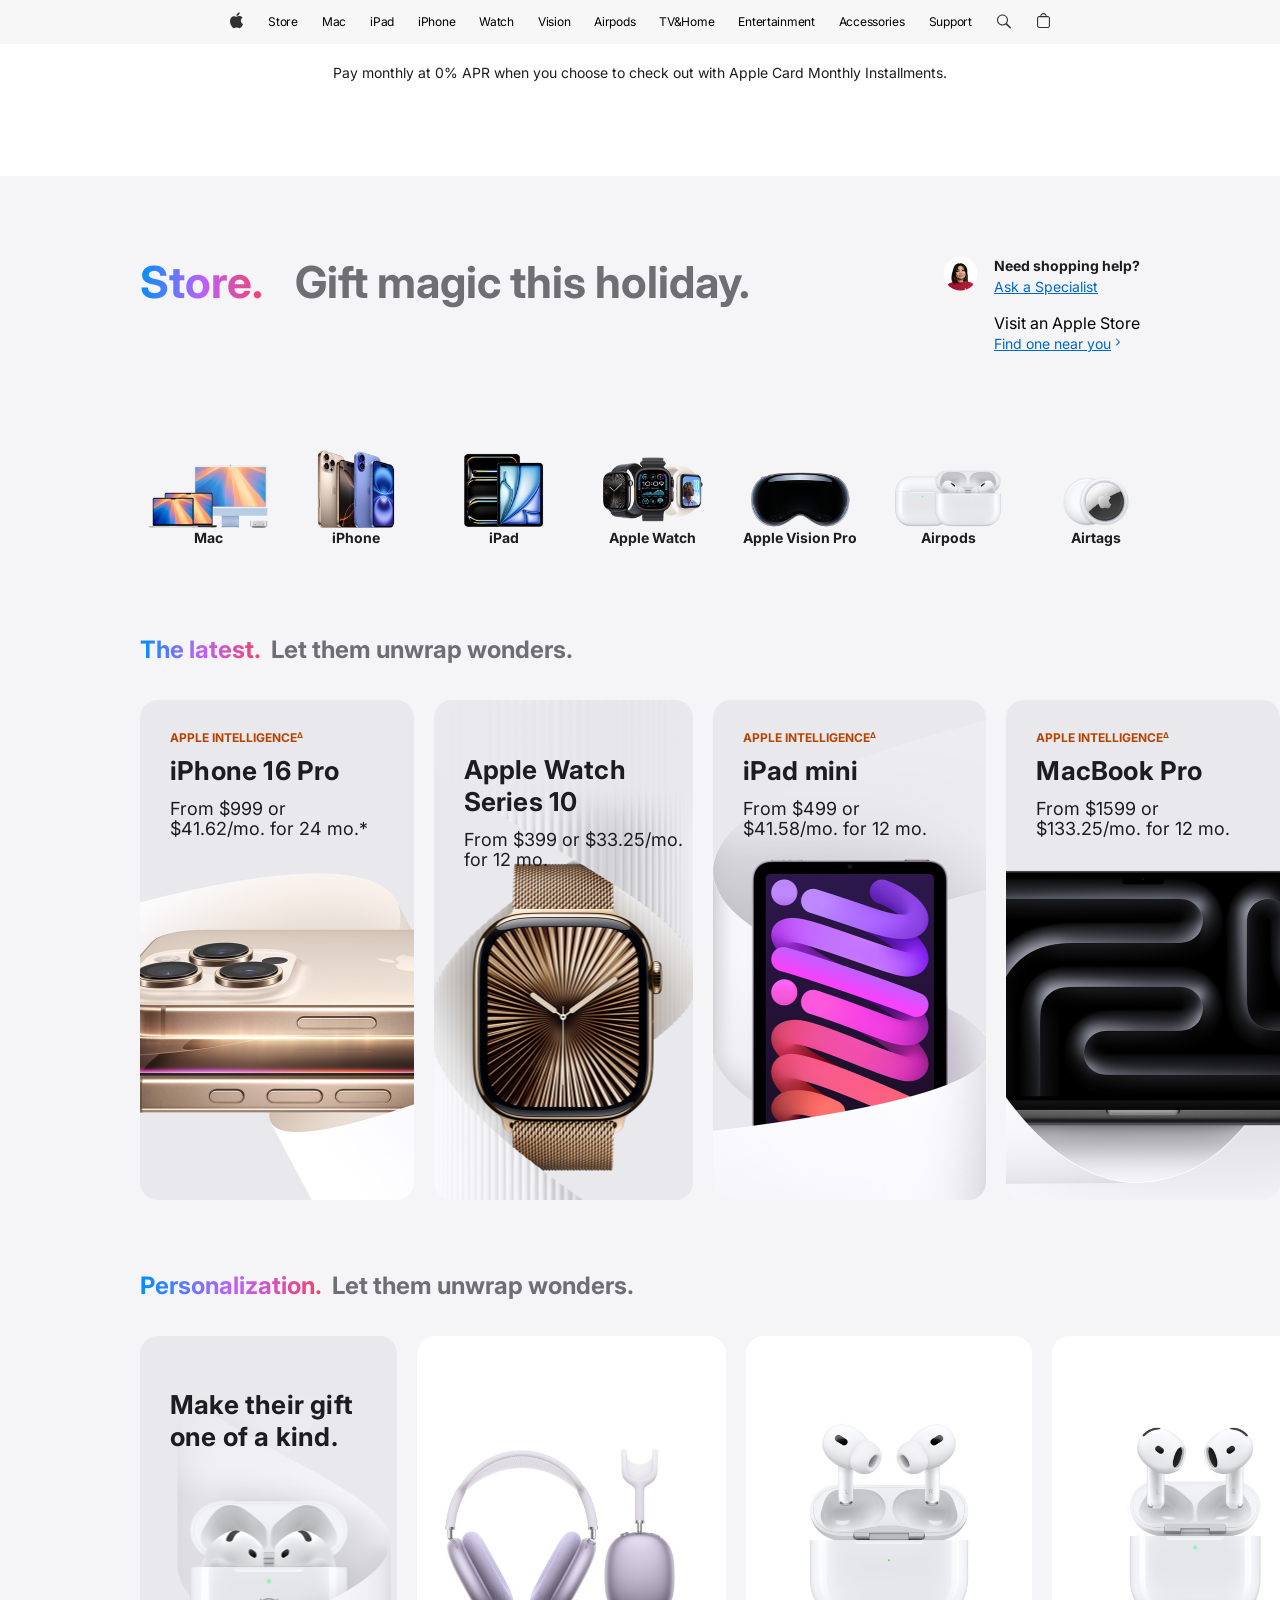
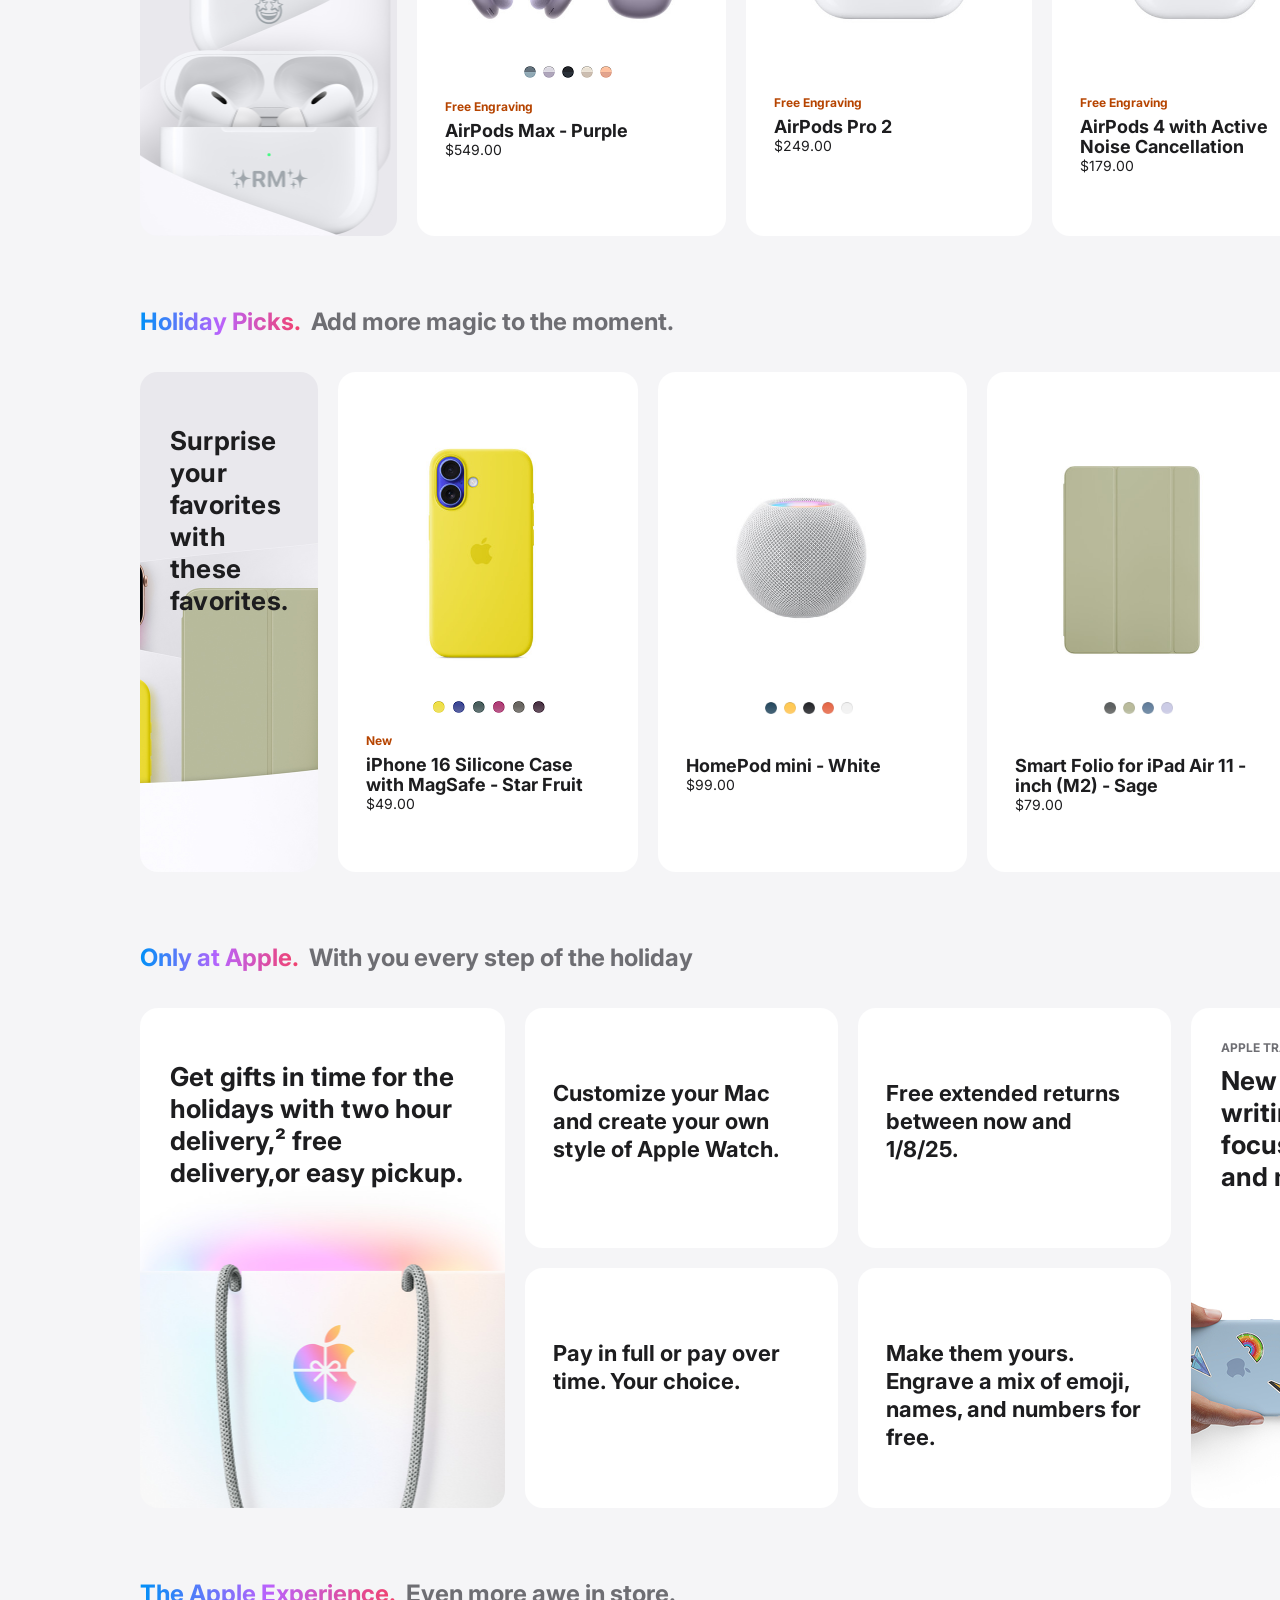
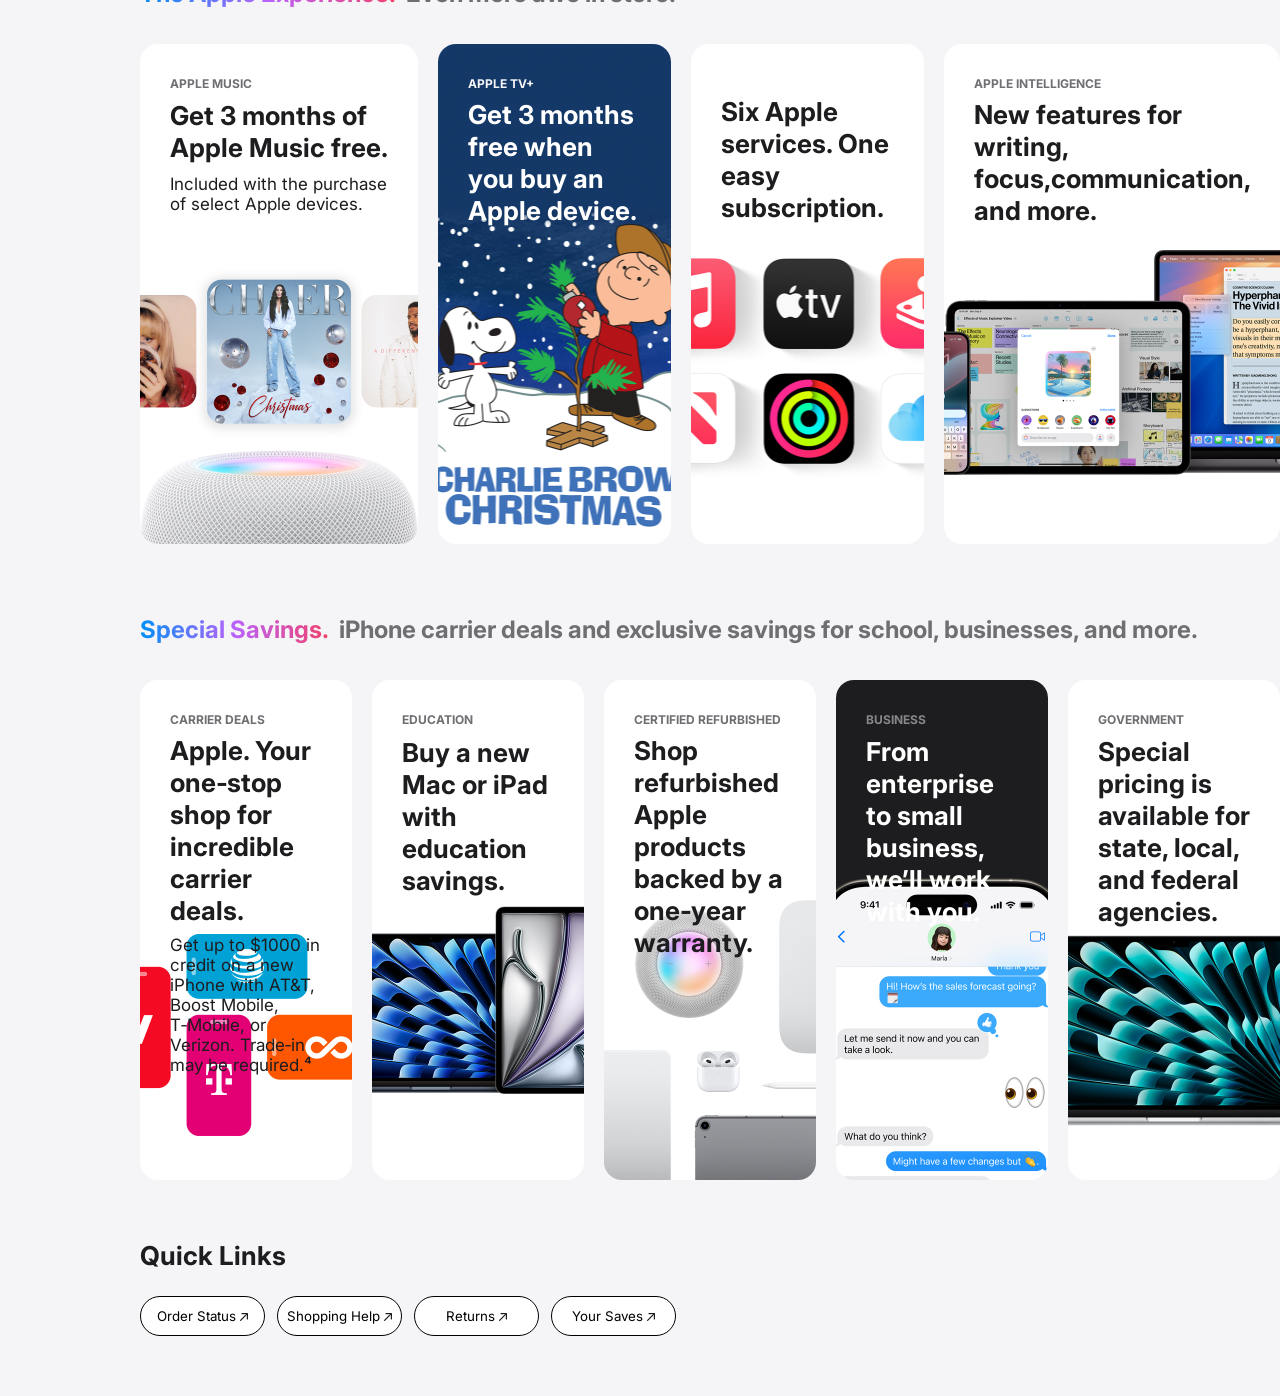
<file: index2.html>
<!DOCTYPE html>
<html lang="en">
  <head>
    <meta charset="UTF-8" />
    <meta name="viewport" content="width=device-width, initial-scale=1.0" />
    <link rel="preconnect" href="https://fonts.googleapis.com" />
    <link rel="preconnect" href="https://fonts.gstatic.com" crossorigin />
    <link
      href="https://fonts.googleapis.com/css2?family=Inter:ital,opsz,wght@0,14..32,100..900;1,14..32,100..900&display=swap"
      rel="stylesheet"
    />
    <link rel="stylesheet" href="./style.css" />
    <link rel="stylesheet" href="./section1.css" />
    <link rel="stylesheet" href="./section2.css" />
    <link rel="stylesheet" href="./section3.css" />
    <link rel="stylesheet" href="./section4.css" />
    <link rel="stylesheet" href="./section5.css" />
    <link rel="stylesheet" href="./section6.css" />
    <link rel="stylesheet" href="./section7.css" />
    <link rel="stylesheet" href="./section8.css" />
    <link rel="stylesheet" href="./section9.css" />

    <title>Store</title>
  </head>
  <body>
    <nav>
      <img src="./images/apple.svg" alt="" />
      <a href="./images/index2.html">Store</a>
      <a href="">Mac</a>
      <a href="">iPad</a>
      <a href="">iPhone</a>
      <a href="">Watch</a>
      <a href="">Vision</a>
      <a href="">Airpods</a>
      <a href="">TV&Home</a>
      <a href="">Entertainment</a>
      <a href="">Accessories</a>
      <a href="">Support</a>
      <div>
        <img src="./images/search.svg" alt="" />
        <img src="./images/shop.svg" alt="" />
        <img class="menu" src="./SVG.svg" alt="" />
      </div>
    </nav>

    <header>
      <p class="pay">
        Pay monthly at 0% APR when you choose to check out with Apple Card
        Monthly Installments.
      </p>
    </header>
    <section class="section1"></section>
    <section class="section2">
      <div class="Apple-store1">
        <div class="store">
          <p class="primary">Store.</p>
          <p class="secondary">Gift magic this holiday.</p>
        </div>
        <div class="help">
          <img width="35" height="35" src="./images/profile.jpg" alt="" />
          <div class="questions">
            <p class="title-1">Need shopping help?</p>
            <a href="">Ask a Specialist</a>
            <p class="title-2 visit">Visit an Apple Store</p>
            <a href="">Find one near you</a>
            <img src="./images/Icon.svg" alt="" />
          </div>
        </div>
      </div>
      <div class="stuffs">
        <div class="stuff">
          <img src="./images/mac.png" alt="" />
          <p>Mac</p>
        </div>
        <div class="stuff">
          <img src="./images/iphone.png" alt="" />
          <p>iPhone</p>
        </div>
        <div class="stuff">
          <img src="./images/ipad.png" alt="" />
          <p>iPad</p>
        </div>
        <div class="stuff">
          <img src="./images/watch.png" alt="" />
          <p>Apple Watch</p>
        </div>
        <div class="stuff">
          <img src="./images/visionpro.png" alt="" />
          <p>Apple Vision Pro</p>
        </div>
        <div class="stuff">
          <img src="./images/airpods.png" alt="" />
          <p>Airpods</p>
        </div>
        <div class="stuff">
          <img src="./images/airtag.png" alt="" />
          <p>Airtags</p>
        </div>
        <div class="stuff">
          <img src="./images/tv-4k.png" alt="" />
          <p>Apple TV 4K</p>
        </div>
        <div class="stuff">
          <img src="./images/homepod.png" alt="" />
          <p>Homepod</p>
        </div>
        <div class="stuff">
          <img src="./images/accessories.png" alt="" />
          <p>Accessories</p>
        </div>
        <div class="stuff">
          <img src="./images/gift-card.png" alt="" />
          <p>Apple Gift Card</p>
        </div>
      </div>
    </section>
    <section class="section3">
      <div class="store jijig">
        <p class="primary small">The latest.</p>
        <p class="secondary small">Let them unwrap wonders.</p>
      </div>
      <div class="latest">
        <div class="iphone16-pro">
          <div class="brown">
            <p class="apple">APPLE INTELLIGENCE</p>
            <p class="triangle">∆</p>
          </div>
          <p class="items">iPhone 16 Pro</p>
          <p class="price">From $999 or $41.62/mo. for 24 mo.*</p>
        </div>
        <div class="series-10">
          <p class="items">Apple Watch Series 10</p>
          <p class="price">From $399 or $33.25/mo. for 12 mo.</p>
        </div>
        <div class="ipad-mini">
          <div class="brown">
            <p class="apple">APPLE INTELLIGENCE</p>
            <p class="triangle">∆</p>
          </div>
          <p class="items">iPad mini</p>
          <p class="price">From $499 or $41.58/mo. for 12 mo.</p>
        </div>
        <div class="macbookpro">
          <div class="brown">
            <p class="apple">APPLE INTELLIGENCE</p>
            <p class="triangle">∆</p>
          </div>
          <p class="items">MacBook Pro</p>
          <p class="price">From $1599 or $133.25/mo. for 12 mo.</p>
        </div>
      </div>
    </section>
    <section class="section4">
      <div class="store jijig">
        <p class="primary small">Personalization.</p>
        <p class="secondary small">Let them unwrap wonders.</p>
      </div>
      <div class="chihevch">
        <div class="gift-1">
          <p class="gift1">Make their gift one of a kind.</p>
        </div>
        <div class="airpods-3">
          <img
            width="230"
            height="230"
            src="./images/2609ceeb74c88a8937d995e24c37c91f4084949c.jpg"
            alt=""
          />
          <div class="circle">
            <img src="./images/1.png" alt="" />
            <img src="./images/2.png" alt="" />
            <img src="./images/3.png" alt="" />
            <img src="./images/4.png" alt="" />
            <img src="./images/5.png" alt="" />
          </div>
          <p class="free">Free Engraving</p>
          <p class="name">AirPods Max - Purple</p>

          <p class="price-2">$549.00</p>
        </div>
        <div class="airpods-3 zai">
          <img
            width="230"
            height="230"
            src="./images/863332f402f27d03cdecf714f73f92304e551a68.jpg"
            alt=""
          />
          <div>
            <p class="free">Free Engraving</p>
            <p class="name">AirPods Pro 2</p>
            <p class="price-2">$249.00</p>
          </div>
        </div>
        <div class="airpods-3 zai">
          <img
            width="230"
            height="230"
            src="./images/36d7e67985c8efaa8d3eb3e76015e0998ef9509b.jpg"
            alt=""
          />
          <div>
            <p class="free">Free Engraving</p>
            <p class="name">AirPods 4 with Active Noise Cancellation</p>

            <p class="price-2">$179.00</p>
          </div>
        </div>
        <div class="airpods-3 zai">
          <img
            width="230"
            height="230"
            src="./images/9c27be91006917b2bc4752dedf37023b08a9cafa.jpg"
            alt=""
          />
          <div>
            <p class="free">New</p>
            <p class="name">Apple Pencil Pro</p>
            <p class="price-2">$49.00</p>
          </div>
        </div>
      </div>
    </section>
    <section class="section5">
      <div class="store jijig">
        <p class="primary small">Holiday Picks.</p>
        <p class="secondary small">Add more magic to the moment.</p>
      </div>
      <div class="chihevch">
        <div class="gift-1 fav">
          <p class="gift2">Surprise your favorites with these favorites.</p>
        </div>
        <div class="airpods-3">
          <img
            width="230"
            height="230"
            src="./images/c016407b1d2afca1eb640b5c24fa60b9d88f09e8.jpg"
            alt=""
          />
          <div class="color6">
            <img src="./images/2-1.png" alt="" />
            <img src="./images/2-2.png" alt="" />
            <img src="./images/2-3.png" alt="" />
            <img src="./images/2-4.png" alt="" />
            <img src="./images/2-5.png" alt="" />
            <img src="./images/2-6.png" alt="" />
          </div>
          <p class="free">New</p>
          <p class="name">iPhone 16 Silicone Case with MagSafe - Star Fruit</p>
          <p class="price-2">$49.00</p>
        </div>
        <div class="airpods-3">
          <img
            width="230"
            height="230"
            src="./images/55524950c6b2950e36e95b097ede33316f9d3373.jpg"
            alt=""
          />
          <div class="circle">
            <img width="12" height="12" src="./images/3-1.jpg" alt="" />
            <img width="12" height="12" src="./images/3-2.jpg" alt="" />
            <img width="12" height="12" src="./images/3-3.jpg" alt="" />
            <img width="12" height="12" src="./images/3-4.jpg" alt="" />
            <img width="12" height="12" src="./images/3-5.jpg" alt="" />
          </div>

          <p class="name mini">HomePod mini - White</p>
          <p class="price-2">$99.00</p>
        </div>
        <div class="airpods-3">
          <img
            width="230"
            height="230"
            src="./images/72d5185ead4c03bca33e9d4984ab45cf6c148938.jpg"
            alt=""
          />
          <div class="color4">
            <img width="12" height="12" src="./images/4-1.jpg" alt="" />
            <img width="12" height="12" src="./images/4-2.jpg" alt="" />
            <img width="12" height="12" src="./images/4-3.jpg" alt="" />
            <img width="12" height="12" src="./images/4-4.jpg" alt="" />
          </div>

          <p class="name mini">
            Smart Folio for iPad Air 11 - inch (M2) - Sage
          </p>
          <p class="price-2">$79.00</p>
        </div>
        <div class="airpods-3">
          <img width="230" height="230" src="./images/MUW43.png" alt="" />
          <div class="color3">
            <img width="12" height="12" src="./images/5-1.jpg" alt="" />
            <img width="12" height="12" src="./images/5-2.jpg" alt="" />
            <img width="12" height="12" src="./images/5-3.jpg" alt="" />
          </div>
          <p class="free">New</p>
          <p class="name">
            Beats Solo 4 - On-Ear Wireless Headphones - Slate Blue
          </p>
          <p class="price-2">$79.00</p>
        </div>
      </div>
    </section>
    <section class="section6">
      <div class="store jijig">
        <p class="primary small">Only at Apple.</p>
        <p class="secondary small">With you every step of the holiday</p>
      </div>
      <div class="chihevch">
        <div class="gift-1 get">
          <p class="gift3">
            Get gifts in time for the holidays with two hour delivery,² free
            delivery,or easy pickup.
          </p>
        </div>
        <div class="full">
          <div class="airpods-3 half">
            <p>Customize your Mac and create your own style of Apple Watch.</p>
          </div>
          <div class="airpods-3 half">
            <p>Pay in full or pay over time. Your choice.</p>
          </div>
        </div>
        <div class="full">
          <div class="airpods-3 half">
            <p>Free extended returns between now and 1/8/25.</p>
          </div>
          <div class="airpods-3 half">
            <p>
              Make them yours. Engrave a mix of emoji, names, and numbers for
              free.
            </p>
          </div>
        </div>
        <div class="apple-1 tradein">
          <p class="APPLE">APPLE TRADE IN</p>
          <p class="bold-text in-1">
            New features for writing, focus,communication, and more.
          </p>
        </div>
        <div class="apple-1 specialist">
          <p class="APPLE">APPLE SPECIALIST</p>
          <p class="bold-text music-2">
            Find gifts with an Apple Specialist in a store or online.
          </p>
        </div>
      </div>
    </section>
    <section class="section7">
      <div class="store jijig">
        <p class="primary small">The Apple Experience.</p>
        <p class="secondary small">Even more awe in store.</p>
      </div>
      <div class="chihevch">
        <div class="apple-1 music-1">
          <p class="APPLE">APPLE MUSIC</p>
          <p class="bold-text music-2">Get 3 months of Apple Music free.</p>
          <p class="text-content">
            Included with the purchase of select Apple devices.
          </p>
        </div>
        <div class="apple-1 tv">
          <p class="APPLE charlie">APPLE TV+</p>
          <p class="bold-text brown brown-1">
            Get 3 months free when you buy an Apple device.
          </p>
        </div>
        <div class="apple-1 apps">
          <p class="bold-text sub">
            Six Apple services. One easy subscription.
          </p>
        </div>
        <div class="apple-1 features">
          <p class="APPLE">APPLE INTELLIGENCE</p>
          <p class="bold-text brown-1">
            New features for writing, focus,communication, and more.
          </p>
        </div>
      </div>
    </section>
    <section class="section8">
      <div class="store jijig urt">
        <p class="primary small">Special Savings.</p>
        <p class="secondary small">
          iPhone carrier deals and exclusive savings for school, businesses, and
          more.
        </p>
      </div>

      <div class="chihevch">
        <div class="special saving">
          <p class="APPLE">CARRIER DEALS</p>
          <p class="bold-text deal">
            Apple. Your one‑stop shop for incredible carrier deals.
          </p>
          <p class="text-content">
            Get up to $1000 in credit on a new iPhone with AT&T, Boost Mobile,
            T‑Mobile, or Verizon. Trade‑in may be required.⁴
          </p>
        </div>
        <div class="special saving2">
          <p class="APPLE">EDUCATION</p>
          <p class="bold-text in-1">
            Buy a new Mac or iPad with education savings.
          </p>
        </div>
        <div class="special saving3">
          <p class="APPLE">CERTIFIED REFURBISHED</p>
          <p class="bold-text brown-1">
            Shop refurbished Apple products backed by a one‑year warranty.
          </p>
        </div>
        <div class="special saving4">
          <p class="APPLE business">BUSINESS</p>
          <p class="bold-text brown music-2">
            From enterprise to small business, we’ll work with you.
          </p>
        </div>
        <div class="special saving5">
          <p class="APPLE">GOVERNMENT</p>
          <p class="bold-text music-2">
            Special pricing is available for state, local, and federal agencies.
          </p>
        </div>
      </div>
    </section>

    <section class="section9">
      <p>Quick Links</p>
      <div>
        <button>
          Order Status
          <svg
            xmlns="http://www.w3.org/2000/svg"
            width="8"
            height="8"
            viewBox="0 0 8 8"
            fill="none"
          >
            <path
              d="M8 5.94625C8 6.12913 7.93951 6.28112 7.81852 6.40222C7.69753 6.52332 7.55309 6.58387 7.38519 6.58387C7.21728 6.58387 7.07531 6.52209 6.95926 6.39852C6.84321 6.27495 6.78518 6.12913 6.78518 5.96108V4.30769L6.88889 1.86098L6.00741 2.86932L1.06667 7.81464C0.933333 7.93821 0.787654 8 0.62963 8C0.461728 8 0.314815 7.93574 0.188889 7.80723C0.062963 7.67871 0 7.5329 0 7.36979C0 7.20667 0.0641975 7.06086 0.192593 6.93234L5.13333 1.98702L6.13333 1.11955L3.66667 1.20853H2.03704C1.86914 1.20853 1.72469 1.15045 1.6037 1.03429C1.48272 0.918134 1.42222 0.778499 1.42222 0.615385C1.42222 0.447328 1.48148 0.30275 1.6 0.18165C1.71852 0.0605497 1.86914 0 2.05185 0H7.34074C7.54321 0 7.7037 0.0605497 7.82222 0.18165C7.94074 0.30275 8 0.459685 8 0.652456V5.94625Z"
              fill="#1D1D1F"
            />
          </svg>
        </button>
        <button>
          Shopping Help
          <svg
            xmlns="http://www.w3.org/2000/svg"
            width="8"
            height="8"
            viewBox="0 0 8 8"
            fill="none"
          >
            <path
              d="M8 5.94625C8 6.12913 7.93951 6.28112 7.81852 6.40222C7.69753 6.52332 7.55309 6.58387 7.38519 6.58387C7.21728 6.58387 7.07531 6.52209 6.95926 6.39852C6.84321 6.27495 6.78518 6.12913 6.78518 5.96108V4.30769L6.88889 1.86098L6.00741 2.86932L1.06667 7.81464C0.933333 7.93821 0.787654 8 0.62963 8C0.461728 8 0.314815 7.93574 0.188889 7.80723C0.062963 7.67871 0 7.5329 0 7.36979C0 7.20667 0.0641975 7.06086 0.192593 6.93234L5.13333 1.98702L6.13333 1.11955L3.66667 1.20853H2.03704C1.86914 1.20853 1.72469 1.15045 1.6037 1.03429C1.48272 0.918134 1.42222 0.778499 1.42222 0.615385C1.42222 0.447328 1.48148 0.30275 1.6 0.18165C1.71852 0.0605497 1.86914 0 2.05185 0H7.34074C7.54321 0 7.7037 0.0605497 7.82222 0.18165C7.94074 0.30275 8 0.459685 8 0.652456V5.94625Z"
              fill="#1D1D1F"
            />
          </svg>
        </button>
        <button>
          Returns
          <svg
            xmlns="http://www.w3.org/2000/svg"
            width="8"
            height="8"
            viewBox="0 0 8 8"
            fill="none"
          >
            <path
              d="M8 5.94625C8 6.12913 7.93951 6.28112 7.81852 6.40222C7.69753 6.52332 7.55309 6.58387 7.38519 6.58387C7.21728 6.58387 7.07531 6.52209 6.95926 6.39852C6.84321 6.27495 6.78518 6.12913 6.78518 5.96108V4.30769L6.88889 1.86098L6.00741 2.86932L1.06667 7.81464C0.933333 7.93821 0.787654 8 0.62963 8C0.461728 8 0.314815 7.93574 0.188889 7.80723C0.062963 7.67871 0 7.5329 0 7.36979C0 7.20667 0.0641975 7.06086 0.192593 6.93234L5.13333 1.98702L6.13333 1.11955L3.66667 1.20853H2.03704C1.86914 1.20853 1.72469 1.15045 1.6037 1.03429C1.48272 0.918134 1.42222 0.778499 1.42222 0.615385C1.42222 0.447328 1.48148 0.30275 1.6 0.18165C1.71852 0.0605497 1.86914 0 2.05185 0H7.34074C7.54321 0 7.7037 0.0605497 7.82222 0.18165C7.94074 0.30275 8 0.459685 8 0.652456V5.94625Z"
              fill="#1D1D1F"
            />
          </svg>
        </button>
        <button>
          Your Saves
          <svg
            xmlns="http://www.w3.org/2000/svg"
            width="8"
            height="8"
            viewBox="0 0 8 8"
            fill="none"
          >
            <path
              d="M8 5.94625C8 6.12913 7.93951 6.28112 7.81852 6.40222C7.69753 6.52332 7.55309 6.58387 7.38519 6.58387C7.21728 6.58387 7.07531 6.52209 6.95926 6.39852C6.84321 6.27495 6.78518 6.12913 6.78518 5.96108V4.30769L6.88889 1.86098L6.00741 2.86932L1.06667 7.81464C0.933333 7.93821 0.787654 8 0.62963 8C0.461728 8 0.314815 7.93574 0.188889 7.80723C0.062963 7.67871 0 7.5329 0 7.36979C0 7.20667 0.0641975 7.06086 0.192593 6.93234L5.13333 1.98702L6.13333 1.11955L3.66667 1.20853H2.03704C1.86914 1.20853 1.72469 1.15045 1.6037 1.03429C1.48272 0.918134 1.42222 0.778499 1.42222 0.615385C1.42222 0.447328 1.48148 0.30275 1.6 0.18165C1.71852 0.0605497 1.86914 0 2.05185 0H7.34074C7.54321 0 7.7037 0.0605497 7.82222 0.18165C7.94074 0.30275 8 0.459685 8 0.652456V5.94625Z"
              fill="#1D1D1F"
            />
          </svg>
        </button>
      </div>
    </section>
  </body>
</html>
</file>
<file: style.css>
* {
  box-sizing: border-box;
  padding: 0;
  margin: 0;
  font-family: "Inter", sans-serif;
}
nav {
  display: flex;
  justify-content: center;
  align-items: center;
  gap: 24px;
  background-color: rgb(245, 245, 247, 0.8);
  position: fixed;
  z-index: 99;
  width: 100%;
}
nav a {
  color: #000;
  text-align: center;
  font-family: Inter;
  font-size: 12px;
  font-style: normal;
  font-weight: 400;
  line-height: 60px;
  letter-spacing: -0.28px;
  text-decoration: none;
}
nav div {
  display: flex;
  gap: 24px;
}
nav {
  width: 100%;
  height: 44px;
}
header {
  padding: 16px;
  display: flex;
  justify-content: center;
  align-items: center;
  background-color: #fff;
  padding-top: 60px;
  /* margin-top: 44px; */
}
header p {
  font-size: 14px;
  font-weight: 400;
  font-family: "Inter", sans-serif;
  color: #1d1d1f;
}
.pay {
  margin: 4px;
}
/* .icon {
  margin-top: 25px;
}
.menu-icon {
  margin-top: 9px;
} */
@media (max-width: 2100px) {
  .tablet {
    display: none;
  }
}
@media (min-width: 768px) and (max-width: 2100px) {
  .menu {
    display: none;
  }
  .la-music3 {
    display: none;
  }
  .fourth {
    padding: 12px 12px 0px 12px;
    display: grid;
    grid-template-columns: 1fr 1fr;
    grid-column-gap: 12px;
    grid-row-gap: 12px;
  }

  .first {
    background-image: url("images/ec3175b4a85620366114b7dc1d62789aa36c0536\ \(1\).jpg");
    width: 100%;
    background-position: center;
    height: 692px;
    display: flex;
    flex-direction: column;
    padding-top: 55px;
    align-items: center;
  }
  .text {
    font-size: 24px;
    font-weight: 400;
    font-family: "Inter", sans-serif;
    color: #f5f5f7;
    margin-top: 16px;
  }
  .iPhone {
    font-size: 52px;
    font-weight: 600;
    text-align: center;
    font-family: "Inter", sans-serif;
    color: #f5f5f7;
  }
  .buttons-container {
    margin-top: 20px;
    display: flex;
    gap: 16px;
  }
  .second {
    background-image: url("images/second.jpg");
    background-position: center;
    width: 100%;
    height: 692px;
    display: flex;
    flex-direction: column;
    padding: 55px;
    align-items: center;
    margin-top: 12px;
  }
  .dis {
    background-image: url("images/a71fa31c036fa4ebdb97754279e6264a8511c26a.jpg");
    display: flex;
  }
  .fly {
    background-image: url("images/0ef20c456c1f9e35f8cfc952ddd2340d8debbb86.jpg");
  }
  .shrink {
    background-image: url("images/a96232d2cffc7341eddba9393942d27673a1bb78.jpg");
  }
  .movie {
    min-width: 1250px;
    height: 670px;
    display: flex;
    background-repeat: no-repeat;
    background-size: cover;
    align-items: end;
    padding: 58px 70px;
    overflow: hidden;
    scroll-snap-align: center;
  }

  .bottom-2 {
    display: none;
  }
  .iPad-air1 {
    display: none;
  }
  .bottom {
    display: flex;
    gap: 16px;
    overflow-x: scroll;
    position: relative;
    height: 236px;
  }
  .item {
    background-repeat: no-repeat;
    background-position: center;
    background-size: cover;
    height: 580px;
    display: flex;
    flex-direction: column;
    align-items: center;
  }
}
@media (min-width: 430px) and (max-width: 768px) {
  .first {
    background-image: url("images/c1bdbb86222bed356055eaebc4806ccf147dddcb.jpg");
    width: 100%;
    height: 650px;
    background-position: center;
    display: flex;
    flex-direction: column;
    padding-top: 58px;
    align-items: center;
    background-position: center;
  }
  .fourth {
    padding: 12px 12px 0px 12px;
    display: grid;
    grid-template-columns: 1fr 1fr;
    grid-column-gap: 12px;
    grid-row-gap: 12px;
  }
  .buttons-container {
    margin-top: 16px;
    display: flex;
    gap: 16px;
  }
  .second {
    width: 100%;
    height: 650px;
    display: flex;
    flex-direction: column;
    padding: 58px;
    align-items: center;
    margin-top: 12px;
    background-position: center;
    background-image: url("images/03056acca3b40d2fac6464cec53adb623252f542.jpg");
  }
  .text {
    font-size: 22px;
    font-weight: 400;
    font-family: "Inter", sans-serif;
    color: #f5f5f7;
    margin-top: 16px;
  }
  .iPhone {
    font-size: 42px;
    font-weight: 600;
    text-align: center;
    font-family: "Inter", sans-serif;
    color: #f5f5f7;
  }
  .header {
    padding: 56px 10px 16px 10px;
  }
  .header p {
    width: 444px;
    height: 16px;
    text-align: center;
  }
  .music1 {
    background-color: #6529cf;
  }
  .rnb-music1 {
    display: none;
  }
  .shrink {
    background-image: url("images/f8cc6053a339d895af1d1d416ffb726b4e16e56c.jpg");
  }
  .fly {
    background-image: url("./images/a0a4904b12a737796ecab3d5be6082e69c945227.jpg");
  }
  .charlie {
    background-image: url("images/tablet-sixth.jpg");
  }
  .bad {
    background-image: url("images/tablet-fifth.jpg");
  }
  .foot {
    background-image: url("images/tablet-fourth.jpg");
  }
  .dis {
    background-image: url("images/tablet-seventh.jpg");
  }

  .iPhone {
    font-size: 42px;
  }
  .text {
    font-size: 22px;
  }
  .movie {
    min-width: 689px;
    height: 368px;
    display: flex;
    background-repeat: no-repeat;
    background-size: cover;
    align-items: end;
    padding: 27px 30px;
    overflow: hidden;
    scroll-snap-align: center;
  }
  .item {
    background-repeat: no-repeat;
    background-position: center;
    background-size: cover;
    height: 580px;
    display: flex;
    flex-direction: column;
    align-items: center;
  }

  .tablet-version p {
    color: #1d1d1f;
    font-family: "Helvetica Neue";
    font-size: 14px;
    font-style: normal;
    font-weight: 700;
    line-height: 18px; /* 128.571% */
    letter-spacing: -0.224px;
  }
  .iPad-air1 {
    padding: 58px 62px;
  }
}
@media (max-width: 430px) {
  header {
    padding: 71px 31px 31px 31px;
  }
  header p {
    height: 37px;
    width: 328px;
    text-align: center;
  }
  .fourth {
    /* height: 500px; */
    grid-template-columns: 100vw;
    padding: 0px;
    display: grid;
    grid-template-columns: 100%;
    grid-row-gap: 12px;
    margin-top: 12px;
  }
  .item {
    background-repeat: no-repeat;
    background-position: center;
    background-size: cover;
    height: 500px;
    display: flex;
    flex-direction: column;
    align-items: center;
  }
  .first {
    background-image: url("./images/4d617ff6192318499aff8aebb56aaf232c8f00d4.jpg");
    background-position: center;
    background-repeat: no-repeat;
    display: flex;
    flex-direction: column;
    width: 100%;
    height: 500px;
    justify-content: end;
    align-items: center;
    padding-bottom: 36px;
  }
  .movie {
    min-width: 274px;
    height: 495px;
    display: flex;
    background-repeat: no-repeat;
    background-size: cover;
    align-items: end;
    padding: 27px 30px;
    overflow: hidden;
    scroll-snap-align: center;
  }
  .dis {
    background-image: url("images/phoneversion-first.jpg");
  }
  .fly {
    background-image: url("images/phoneversion-second.jpg");
  }
  .shrink {
    background-image: url("images/phoneversion-third.jpg");
  }
  .charlie {
    background-image: url("images/phoneversion-seventh.jpg");
  }
  .bad {
    background-image: url("images/phoneversion-fourth.jpg");
  }
  .foot {
    background-image: url("images/phoneversion-fifth.jpg");
  }
  .last {
    background-image: url("images/phoneversion-sixth.jpg");
  }
  .movie button {
    display: none;
  }
  .movie p {
    display: none;
  }
  .text {
    font-size: 18px;
    font-weight: 400;
    font-family: "Inter", sans-serif;
    color: #f5f5f7;
    margin-top: 4px;
  }
  .iPhone {
    font-size: 30px;
    font-weight: 700;
    text-align: center;
    font-family: "Inter", sans-serif;
    color: #f5f5f7;
  }
  .buttons-container {
    margin-top: 16px;
    display: flex;
    gap: 16px;
  }
  .fourth {
    padding: 0px;
  }
  .second {
    background-image: url("images/bca14fea5cc383f10eb575ae23034d12bd94613d.jpg");
    background-position: center;
    width: 100%;
    height: 500px;
    display: flex;
    flex-direction: column;
    padding: 30px 0px 35px 0px;

    align-items: center;
    margin-top: 12px;
  }
  .movie {
    min-width: 274px;
    height: 495px;
    display: flex;
    background-repeat: no-repeat;
    background-size: cover;
    align-items: end;
    padding: 58px 70px;
    overflow: hidden;
    scroll-snap-align: center;
  }
  .iPad-air1 {
    background-image: url("images/ipad.jpg");
    display: flex;
    flex-direction: column;
    align-items: center;
    justify-content: space-between;
    padding: 36px 0px;
    margin-top: 12px;
    background-repeat: no-repeat;
    background-position: center;
    background-size: cover;
    width: 100%;
    height: 500px;
    display: flex;
    flex-direction: column;
    align-items: center;
  }
  .iPad-air1 > p {
    background: linear-gradient(
      90deg,
      #0090f7 0%,
      #ba62fc 33.33%,
      #f2416b 66.67%,
      #f55600 100%
    );
    background-clip: text;
    -webkit-background-clip: text;
    -webkit-text-fill-color: transparent;
    display: flex;
    flex-direction: column;
    justify-content: end;
  }
  .ipad {
    display: flex;
    flex-direction: column;
    align-items: center;
  }
  .ipad img {
    margin-bottom: 8px;
  }
  .phone_version {
    display: block;
    text-align: center;
  }
  .tablet-version {
    height: 160px;
    min-width: 238px;
  }

  .poster {
    height: 134px;
    min-width: 238px;
    padding: 10px 10px 10px 62px;
    display: flex;
    justify-content: end;
    align-items: end;
    gap: 11px;
  }
  .green {
    background-image: url("images/0ed7a6f5a7a690a1b36a1197674d40ee09bc6983.jpg");
    background-position: center;
    background-repeat: no-repeat;
    background-size: cover;
  }
  .bottom-2 {
    display: flex;
    gap: 16px;
    overflow-x: scroll;
    position: relative;
  }
  .tablet-version p {
    color: #1d1d1f;
    font-family: Inter;
    font-size: 12px;
    font-style: normal;
    font-weight: 700;
    line-height: 16px; /* 133.333% */
  }
}
</file>
<file: first.css>

</file>
<file: second.css>
.primary-button {
  border: 0;
  width: 123px;
  height: 44px;
  background-color: #0071e3;
  color: #fff;
  text-align: center;
  font-family: Inter;
  font-size: 16px;
  font-weight: 400;
  border-radius: 40px;
}
.buttons-container {
  margin-top: 20px;
  display: flex;
  gap: 16px;
}
.secondary-button {
  border: #0071e3 solid 1px;
  width: 68px;
  height: 44px;
  background-color: transparent;
  color: #0071e3;
  text-align: center;
  font-family: Inter;
  font-size: 16px;
  font-weight: 400;
  border-radius: 40px;
}

.neg {
  background-color: #fff;
  border: #fff;
  color: #000000;
}
.hoyr {
  color: #fff;
  border: solid #fff 1px;
}
</file>
<file: third.css>
.descriptions {
  background-image: url("images/third.jpg");
  background-position: center;
  width: 100%;
  height: 692px;
  display: flex;
  flex-direction: column;
  justify-content: end;
  align-items: center;
  margin-top: 12px;
}

.classic {
  color: #1d1d1f;
  text-align: center;
  font-family: Inter;
  font-size: 18px;
  font-style: normal;
  font-weight: 400;
  line-height: 25px;
}

.descriptions div {
  margin-bottom: 82px;
}
.gift {
  color: #000;

  text-align: center;
  font-family: Inter;
  font-size: 52px;

  font-weight: 600;
}
.wish {
  color: #000;
  margin-top: 12px;
  text-align: center;
  font-family: Inter;
  font-size: 24px;
  font-weight: 400;
}
.descriptions button {
  margin-top: 16px;
}
.descriptions div {
  width: 405px;
  height: 164px;
  display: flex;
  flex-direction: column;
  align-items: center;
}
</file>
<file: fourth.css>
.iPad-air {
  background-image: url("images/ipad.jpg");
  display: flex;
  flex-direction: column;
  align-items: center;
  justify-content: space-between;
  padding: 58px 0px 53px 0px;
}
.ipad {
  display: flex;
  flex-direction: column;
  align-items: center;
}
.iPad-air > p {
  background: linear-gradient(
    90deg,
    #0090f7 0%,
    #ba62fc 33.33%,
    #f2416b 66.67%,
    #f55600 100%
  );
  background-clip: text;
  -webkit-background-clip: text;
  -webkit-text-fill-color: transparent;
  display: flex;
  flex-direction: column;
  justify-content: end;
}

.apple-watch {
  background-image: url("./images/apple-watch.jpg");
  padding-top: 58px;
}
.trade-in {
  background-image: url("./images/trade-in.jpg");
  display: flex;
  flex-direction: column;
  align-items: center;
  padding-top: 58px;
}
.airpods-pro2 {
  background-image: url("./images/airpods-pro.jpg");
  padding: 58px;
  display: flex;
  flex-direction: column;
  justify-content: end;
}
.macbookair {
  background-image: url("images/macbook-air.jpg");

  padding: 48px;
}
.card {
  background-image: url("./images/card.jpg");
  padding-top: 58px;
}
.applewatch {
  display: flex;
  gap: 8px;
  justify-content: center;
}
.applewatch p {
  color: #000;
  text-align: center;
  font-family: Inter;
  font-size: 32px;
  font-style: normal;
  font-weight: 700;
  line-height: normal;
}
.air {
  color: #1d1d1f;
  text-align: center;
  font-family: Inter;
  font-size: 36px;
  font-style: normal;
  font-weight: 600;
  line-height: 44px; /* 122.222% */
}
.airpod {
  color: #f5f5f7;
}
.classic {
  color: #1d1d1f;
  text-align: center;
  font-family: Inter;
  font-size: 18px;
  font-style: normal;
  font-weight: 400;
  line-height: 25px;
}
.black {
  color: #f5f5f7;
}
.gurav {
  width: 167px;
  height: 40px;
}
.apple-tradein {
  width: 322px;
  height: 146px;
  display: flex;
  flex-direction: column;
  align-items: center;
}

.series {
  color: #000;
  text-align: center;
  font-family: Inter;
  font-size: 15px;
  font-style: normal;
  font-weight: 700;
  line-height: normal;
  letter-spacing: 2px;
}
.small-business {
  background-image: url("images/faea9510bf75f3061ee55679cd22eea7569fcf6a.png");
  padding: 42px;
}
.apple-deals {
  background-image: url("images/apple-deals.png");
  display: flex;
  flex-direction: column;
  justify-content: end;
  padding-bottom: 42px;
}
@media (max-width: 768px) {
  nav > a {
    display: none;
  }
  nav {
    justify-content: space-between;
    padding: 16px;
  }
  .apple-watch {
    background-image: url("images/Figure.png");
  }
  .card {
    display: none;
  }
  .airpods4 {
    background-image: url("images/da862da9442f25fda2746d5c8c6f9ec5d93a3101.jpg");
    justify-content: end;
    padding: 0px 74px 42px 75px;
  }
  .airpods-pro2 {
    display: none;
  }
  .tablet {
    display: contents;
  }
  .iPad-air {
    display: none;
  }
  .descriptions {
    display: none;
  }
  .bottom {
    display: none;
  }
  .purple {
    background-color: #6529cf;
  }
  .black {
    background-color: #040303;
  }
}
@media (min-width: 430px) and (max-width: 768px) {
  .airpods-pro2 {
    display: none;
  }
  .tablet_version {
    display: block;
    text-align: center;
  }
  .iPad-air1 {
    background-image: url("images/ipad.jpg");
    display: flex;
    flex-direction: column;
    align-items: center;
    justify-content: space-between;
    padding: 58px 62px;
    margin-top: 12px;
    background-repeat: no-repeat;
    background-position: center;
    background-size: cover;
    width: 100%;
    height: 650px;
    display: flex;
    flex-direction: column;
    align-items: center;
  }
  .iPad-air1 > p {
    background: linear-gradient(
      90deg,
      #0090f7 0%,
      #ba62fc 33.33%,
      #f2416b 66.67%,
      #f55600 100%
    );
    background-clip: text;
    -webkit-background-clip: text;
    -webkit-text-fill-color: transparent;
    display: flex;
    flex-direction: column;
    justify-content: end;
  }
  .ipad {
    display: flex;
    flex-direction: column;
    align-items: center;
  }
  .ipad img {
    margin-bottom: 8px;
  }
  .tablet-version {
    min-width: 286px;
    gap: 16.5px;
    display: flex;
    flex-direction: column;
    margin-bottom: 16px;
  }
  .green {
    background-color: #2a402d;
  }
  .bottom-2 {
    display: flex;
    gap: 16px;
    overflow-x: scroll;
    position: relative;
  }
  .poster {
    height: 161px;
    min-width: 286px;
    padding: 10px 10px 10px 62px;
    display: flex;
    justify-content: end;
    align-items: end;
    gap: 11px;
  }
  .purple img {
    display: none;
  }
}
</file>
<file: fifth.css>
.movies-container {
  display: flex;
  gap: 16px;
  width: 100%;
  scroll-snap-type: x mandatory;
  overflow-x: scroll;
  scroll-behavior: smooth;
  margin-top: 12px;
}
/* .container gedgiihn orond uuriihuun overflow:scroll hiij bgaga songono */
.movies-container {
  -ms-overflow-style: none; /* Internet Explorer 10+ */
  scrollbar-width: none; /* Firefox, Safari 18.2+, Chromium 121+ */
}
.movies-container::-webkit-scrollbar {
  display: none; /* Older Safari and Chromium */
}

.primary-1 {
  color: #fff;
  text-shadow: 0px 0px 5px rgba(0, 0, 0, 0.6);
  font-family: Inter;
  font-size: 17px;
  font-style: normal;
  font-weight: 700;
  line-height: 20px; /* 117.647% */
}
.secondary-1 {
  opacity: 0.999;
  color: #fff;
  font-family: Inter;
  font-size: 17px;
  font-style: normal;
  font-weight: 400;
  line-height: 20px;
}
.movie-caption {
  display: flex;
  margin-top: 13px;
  gap: 3px;
}
</file>
<file: sixth.css>
.bullet {
  height: 8px;
  width: 8px;
  border-radius: 50%;
  background-color: #0000006b;
}
.bullets {
  gap: 10px;
  display: flex;
  justify-content: center;
}
.sixth {
  padding: 12px;
}
body:has(#item1:target) .bullets .bullet:nth-child(1) {
  background-color: black;
}
body:has(#item2:target) .bullets .bullet:nth-child(2) {
  background-color: black;
}
body:has(#item3:target) .bullets .bullet:nth-child(3) {
  background-color: black;
}
body:has(#item4:target) .bullets .bullet:nth-child(4) {
  background-color: black;
}
body:has(#item5:target) .bullets .bullet:nth-child(5) {
  background-color: black;
}
body:has(#item6:target) .bullets .bullet:nth-child(6) {
  background-color: black;
}
body:has(#item7:target) .bullets .bullet :nth-child(7) {
  background-color: black;
}
</file>
<file: seventh.css>
.fitness1 {
  background-image: url("images/fitness.jpg");
}
@keyframes auto-scroll {
  to {
    left: -100%;
    margin: auto;
  }
}
.tablet-version {
  animation: auto-scroll 15s linear infinite;
}
.footer {
  animation: auto-scroll 15s linear infinite;
  background-position: center;
  background-repeat: no-repeat;
  background-size: cover;
  position: absolute;
  left: 100%;
  min-width: 417px;
  height: 236px;
  display: flex;
  justify-content: space-between;
  align-items: end;
  padding: 20px 15px;
}
.footer > p {
  color: #fff;

  font-family: Inter;
  font-size: 14px;
  font-style: normal;
  font-weight: 600;
  line-height: 18px; /* 128.571% */
  letter-spacing: -0.224px;
}
.footer > svg {
  margin-bottom: 3px;
}
.fitness2 {
  background-image: url("images/plus.jpg");
  animation-delay: 6s;
}
.basketball {
  background-image: url("images/nba.jpg");
  animation-delay: 4s;
}
.music1 {
  background-color: #1b2632;
  width: 417px;
  height: 236px;
  animation-delay: 2s;
}
.music2 {
  background-color: #ebb799;
  width: 417px;
  height: 236px;
  animation-delay: 8s;
}
div > img {
  border-radius: 8px;
}

/* .container gedgiihn orond uuriihuun overflow:scroll hiij bgaga songono */
.bottom {
  -ms-overflow-style: none; /* Internet Explorer 10+ */
  scrollbar-width: none; /* Firefox, Safari 18.2+, Chromium 121+ */
}
.bottom::-webkit-scrollbar {
  display: none; /* Older Safari and Chromium */
}
.bottom-2 {
  -ms-overflow-style: none; /* Internet Explorer 10+ */
  scrollbar-width: none; /* Firefox, Safari 18.2+, Chromium 121+ */
}
.bottom-2::-webkit-scrollbar {
  display: none; /* Older Safari and Chromium */
}
.rnb {
  margin-bottom: 89px;
}
</file>
<file: eighth.css>
.eighth {
  padding: 16px;
  display: flex;
  justify-content: end;
  background-color: #d2d2d7;
  border-radius: 50%;
  width: 24px;
  height: 24px;
}
</file>
<file: section1.css>
.section1 {
  width: 100%;
  height: 75px;
  background: linear-gradient(90deg, #0090f7 0%, #ba62fc 50%, #f2416b 100%);
  background-clip: text;
  -webkit-background-clip: text;
  -webkit-text-fill-color: transparent;
}
</file>
<file: section2.css>
.primary {
  font-size: 44px;
  font-style: normal;
  font-weight: 700;
  line-height: 52.01px;
  background: linear-gradient(90deg, #0090f7 0%, #ba62fc 50%, #f2416b 100%);
  background-clip: text;
  -webkit-background-clip: text;
  -webkit-text-fill-color: transparent;
}
.secondary {
  color: #6e6e73;
  font-size: 44px;
  font-style: normal;
  font-weight: 700;
  line-height: 52.01px;
}
.section2 {
  display: flex;
  flex-direction: column;
  background-color: #f5f5f7;
  gap: 80px;
  width: 100%;
  padding: 80px 140px 60px 140px;
}
.store {
  display: flex;
  gap: 32px;
}
.Apple-store1 {
  display: flex;
  justify-content: space-between;
}
.help {
  display: flex;
  gap: 16px;
}
.title-1 {
  color: #1d1d1f;
  font-family: Inter;
  font-size: 14px;
  font-style: normal;
  font-weight: 700;
  line-height: 20px;
}
.visit {
  margin-top: 16px;
}
.questions a {
  color: #06c;
  font-family: Inter;
  font-size: 14px;
  font-style: normal;
  font-weight: 400;
  line-height: 20px;
}
.stuffs img {
  width: 120px;
  height: 78px;
}
.stuffs {
  display: flex;
  gap: 12px;
  overflow-x: scroll;
}
.stuff {
  display: flex;
  flex-direction: column;
  padding: 16px 8px;
}
.stuff p {
  color: #1d1d1f;
  text-align: center;
  font-size: 14px;
  font-style: normal;
  font-weight: 700;
  line-height: 20px;
}
</file>
<file: section3.css>
.apple {
  color: #b64400;
  font-family: Inter;
  font-size: 12px;
  font-style: normal;
  font-weight: 700;
  line-height: 16px;
}
.small {
  font-size: 24px;
  font-style: normal;
  font-weight: 700;
}
.jijig {
  gap: 10px;
}
.iphone16-pro {
  background-image: url("images/8cee8a34ee4ba9b658ae0be05611d11ea5d55e1b.jpg");
  padding: 30px;
}
.series-10 {
  background-image: url("images/c919767811d17384ffff099320c9c7133d51ca53.jpg");
  padding: 45px 0px 0px 30px;
}
.ipad-mini {
  background-image: url("images/ipad-mini.jpg");
  padding: 30px;
}
.macbookpro {
  background-image: url("images/8943d8c585c4f4bb4720641745b1cce65bdd8f0e.jpg");
  padding: 30px;
}
.latest > div {
  width: 480px;
  height: 500px;
  border-radius: 18px;
  background-position: center;
  background-repeat: no-repeat;
  background-size: cover;
}
.latest {
  display: flex;
  gap: 20px;
}
.section3 {
  padding: 0px 0px 60px 140px;
  gap: 24px;
  display: flex;
  flex-direction: column;
  background-color: #f5f5f7;
}
.items {
  color: #1d1d1f;
  font-family: Inter;
  font-size: 26px;
  font-style: normal;
  font-weight: 700;
  line-height: 32px; /* 123.077% */
  letter-spacing: 0.196px;
  margin: 9px 0px 12px 0px;
}
.price {
  color: #1d1d1f;

  font-family: Inter;
  font-size: 18px;
  font-style: normal;
  font-weight: 400;
  line-height: 20px;
}
.brown {
  display: flex;
}
.triangle {
  color: #b64400;
  display: flex;
  width: 6px;
  height: 9px;
  flex-direction: column;
  justify-content: center;
  font-family: Inter;
  font-size: 8px;
  font-style: normal;
  font-weight: 700;
  line-height: 10px;
}
</file>
<file: section4.css>
.section4 {
  padding: 0px 0px 60px 140px;
  gap: 24px;
  display: flex;
  flex-direction: column;
  background-color: #f5f5f7;
}
.gift-1 {
  background-image: url("images/0a525b0da81b93735e1f513f958e111d7e3079a1.jpg");
  background-position: center;
  background-repeat: no-repeat;
  background-size: cover;
  border-radius: 18px;
  width: 400px;
  height: 500px;
  padding: 53px 30px;
}
.gift1 {
  color: #1d1d1f;
  width: 197px;
  height: 66px;
  font-family: Inter;
  font-size: 26px;
  font-style: normal;
  font-weight: 700;
  line-height: 32px;
  letter-spacing: 0.196px;
}
.fav {
  background-image: url("images/6da69c7f2d4d299063c16c1d325db130f08ef7ba.jpg");
}
.airpods-3 {
  background-color: #fff;
  width: 313px;
  height: 500px;
  border-radius: 18px;
  padding: 71px 28px 0px 28px;
}
.zai {
  display: flex;
  flex-direction: column;
  gap: 58px;
}
.chihevch {
  display: flex;
  gap: 20px;
  overflow-x: scroll;
}
.circle {
  display: flex;
  gap: 7px;
  padding: 25px 86px 21px 79px;
}
.free {
  color: #b64400;
  font-family: Inter;
  font-size: 12px;
  font-style: normal;
  font-weight: 700;
  line-height: 16px;
}
.name {
  color: #1d1d1f;
  font-family: Inter;
  font-size: 18px;
  font-style: normal;
  font-weight: 700;
  line-height: 20px;
  margin-top: 6px;
}
.price-2 {
  color: #1d1d1f;
  font-family: Inter;
  font-size: 14px;
  font-style: normal;
  font-weight: 400;
  line-height: 18px;
  display: flex;
  flex-direction: column;
  justify-content: end;
  margin-bottom: 32px;
}
</file>
<file: section5.css>
.fav {
  background-image: url("images/6da69c7f2d4d299063c16c1d325db130f08ef7ba.jpg");
}
.gift2 {
  color: #1d1d1f;

  font-family: Inter;
  font-size: 26px;
  font-style: normal;
  font-weight: 700;
  line-height: 32px; /* 123.077% */
  letter-spacing: 0.196px;
}
.section5 {
  background-color: #f5f5f7;
  padding: 0px 0px 60px 140px;
  gap: 24px;
  display: flex;
  flex-direction: column;
}
.color6 {
  padding: 24px 65.58px 20px 65.77px;
  display: flex;
  gap: 7px;
}

.color4 {
  padding: 25px 95.5px 21px 88.5px;
  display: flex;
  gap: 7px;
}
.color3 {
  padding: 25px 105px 21px 98px;
  display: flex;
  gap: 7px;
}
.mini {
  margin-top: 21px;
}
.une1 {
  display: flex;
  justify-content: space-between;
}
</file>
<file: section6.css>
.section6 {
  background-color: #f5f5f7;
  padding: 0px 0px 60px 140px;
  gap: 24px;
  display: flex;
  flex-direction: column;
}
.get {
  background-image: url("images/93f151ac653907f22599b9fbc9ab8bcfb347d691.jpg");
  width: 480px;
  height: 500px;
}
.gift3 {
  color: #1d1d1f;
  width: 305px;
  height: 130px;
  font-family: Inter;
  font-size: 26px;
  font-style: normal;
  font-weight: 700;
  line-height: 32px; /* 123.077% */
}
.half {
  width: 313px;
  height: 240px;
}
.full {
  display: flex;
  flex-direction: column;
  gap: 20px;
}
.half p {
  color: #1d1d1f;

  font-family: Inter;
  font-size: 22px;
  font-style: normal;
  font-weight: 700;
  line-height: 28px;
}
.specialist {
  background-image: url("images/7be9e8c4cd1a574c53bacf2396a17f1007bfc091.jpg");
}
</file>
<file: section7.css>
.apple-1 {
  width: 480px;
  height: 500px;
  background-position: center;
  background-repeat: no-repeat;
  background-size: cover;
  border-radius: 18px;
  padding: 32px 30px;
}
.music-1 {
  background-image: url("images/fe1e7ece87047c95faa8a68f17e8867914317976.jpg");
}
.tv {
  background-image: url("images/2171b58f3ab6a95e407be2639740dad7138786d3.png");
}
.apps {
  background-image: url("images/7e38eec3034a854374ceb67eb6c71f4e173cee8e.jpg");
}
.features {
  background-image: url("images/4c93c049459dcec6247af385b50ac485e92e5a45.jpg");
}
.section7 {
  background-color: #f5f5f7;
  padding: 0px 0px 60px 140px;
  gap: 24px;
  display: flex;
  flex-direction: column;
}
.APPLE {
  color: #6e6e73;

  font-family: Inter;
  font-size: 12px;
  font-style: normal;
  font-weight: 700;
  line-height: 16px;
}
.bold-text {
  color: #1d1d1f;
  font-family: Inter;
  font-size: 26px;
  font-style: normal;
  font-weight: 700;
  line-height: 32px; /* 123.077% */
}
.sub {
  margin-top: 20px;
}
.text-content {
  color: #1d1d1f;
  font-family: Inter;
  font-size: 17px;
  font-style: normal;
  font-weight: 400;
  line-height: 20px; /* 117.647% */
}
.charlie {
  color: #f5f5f7;
}
.brown {
  color: #fff;
}
.music-2 {
  margin: 8px 0px 10px 0px;
}
.brown-1 {
  margin-top: 7px;
}
</file>
<file: section8.css>
.section8 {
  background-color: #f5f5f7;
  padding: 0px 0px 60px 140px;
  gap: 24px;
  display: flex;
  flex-direction: column;
}
.in-1 {
  margin-top: 9px;
}
.tradein {
  background-image: url("images/store-card-50-holiday-trade-in-202411.png");
}

.special {
  width: 400px;
  height: 500px;
  background-position: center;
  background-repeat: no-repeat;
  background-size: cover;
  border-radius: 18px;
  padding: 32px 30px;
}
.saving {
  background-image: url("images/57e6bdca2b0f233f809fe57ada1ba8354e54e4b4.jpg");
}
.saving2 {
  background-image: url("images/c29a91c005069048c5e1b877cf3142fa2fab6067.jpg");
}
.saving3 {
  background-image: url("images/60a49ef1a49579aa398f78daa8ab814a87b543dc.jpg");
}
.saving4 {
  background-image: url("images/a960f7eefe8796ce51144b229909100094a59989.jpg");
}
.saving5 {
  background-image: url("images/9511d82e0fa4f14f3d23b485ab3928f9d27a5012.jpg");
}
.deal {
  margin: 7px 0px 8px 0px;
}
.business {
  color: #86868b;
}
</file>
<file: section9.css>
button {
  border: solid 1px black;
  background-color: #fff;
  border-radius: 999px;
  width: 125px;
  height: 40px;
}
.section9 {
  background-color: #f5f5f7;
  padding: 0px 0px 60px 140px;
  gap: 24px;
  display: flex;
  flex-direction: column;
}
.section9 div {
  display: flex;

  gap: 12px;
}
.section9 p {
  color: #1d1d1f;

  font-family: Inter;
  font-size: 26px;
  font-style: normal;
  font-weight: 700;
  line-height: 32px;
}
</file>
